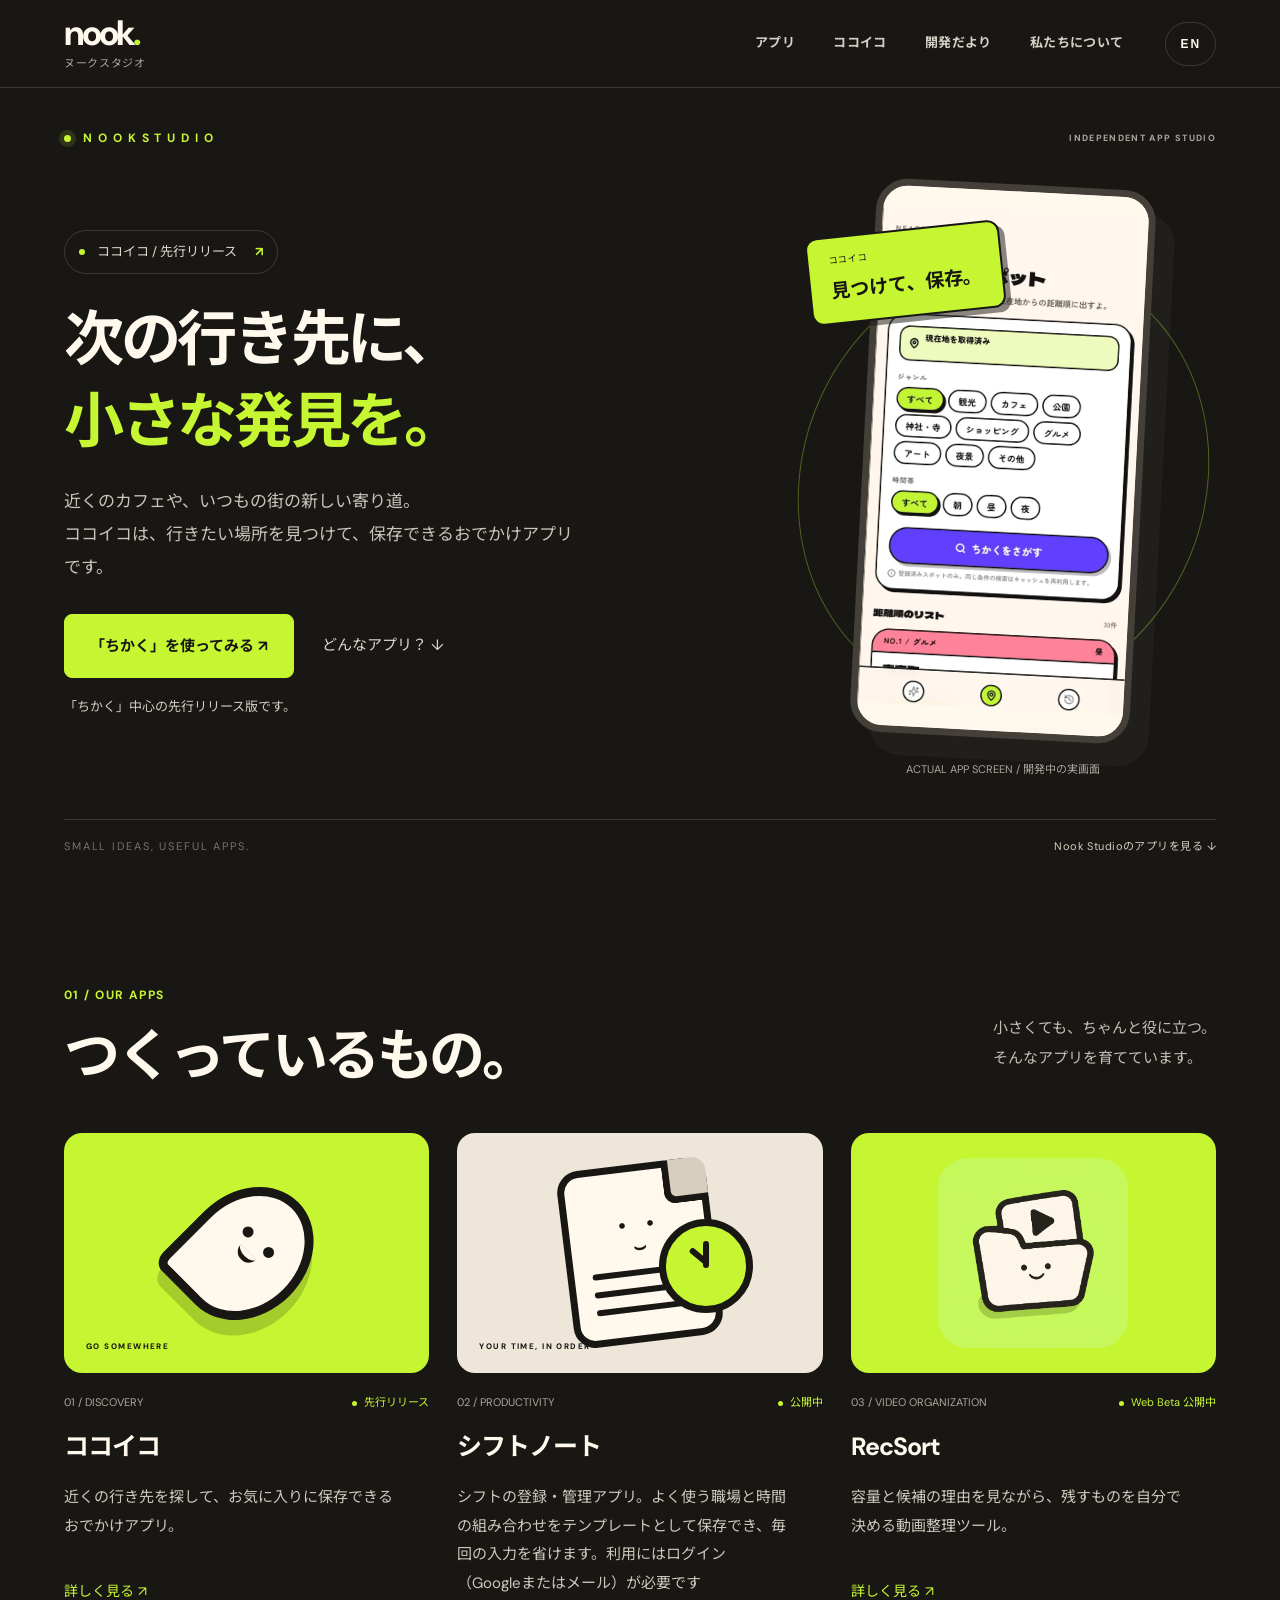
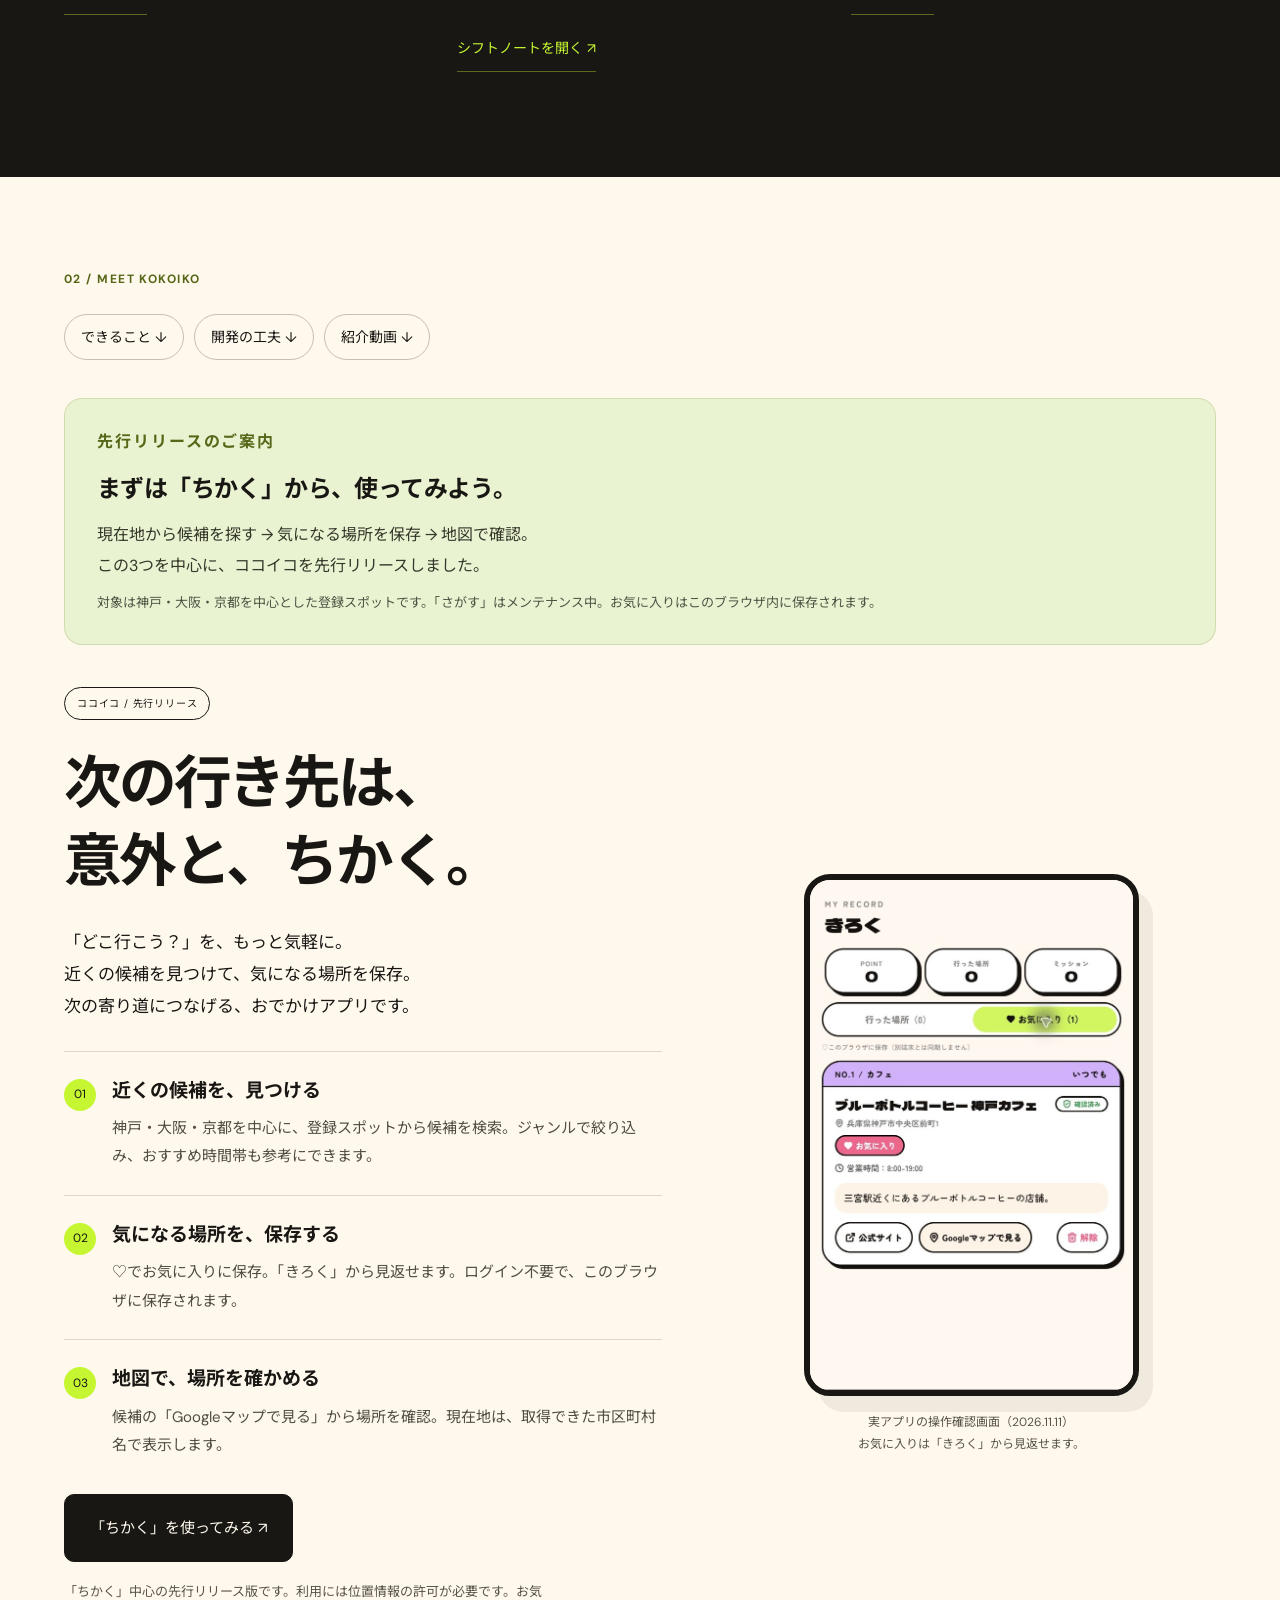
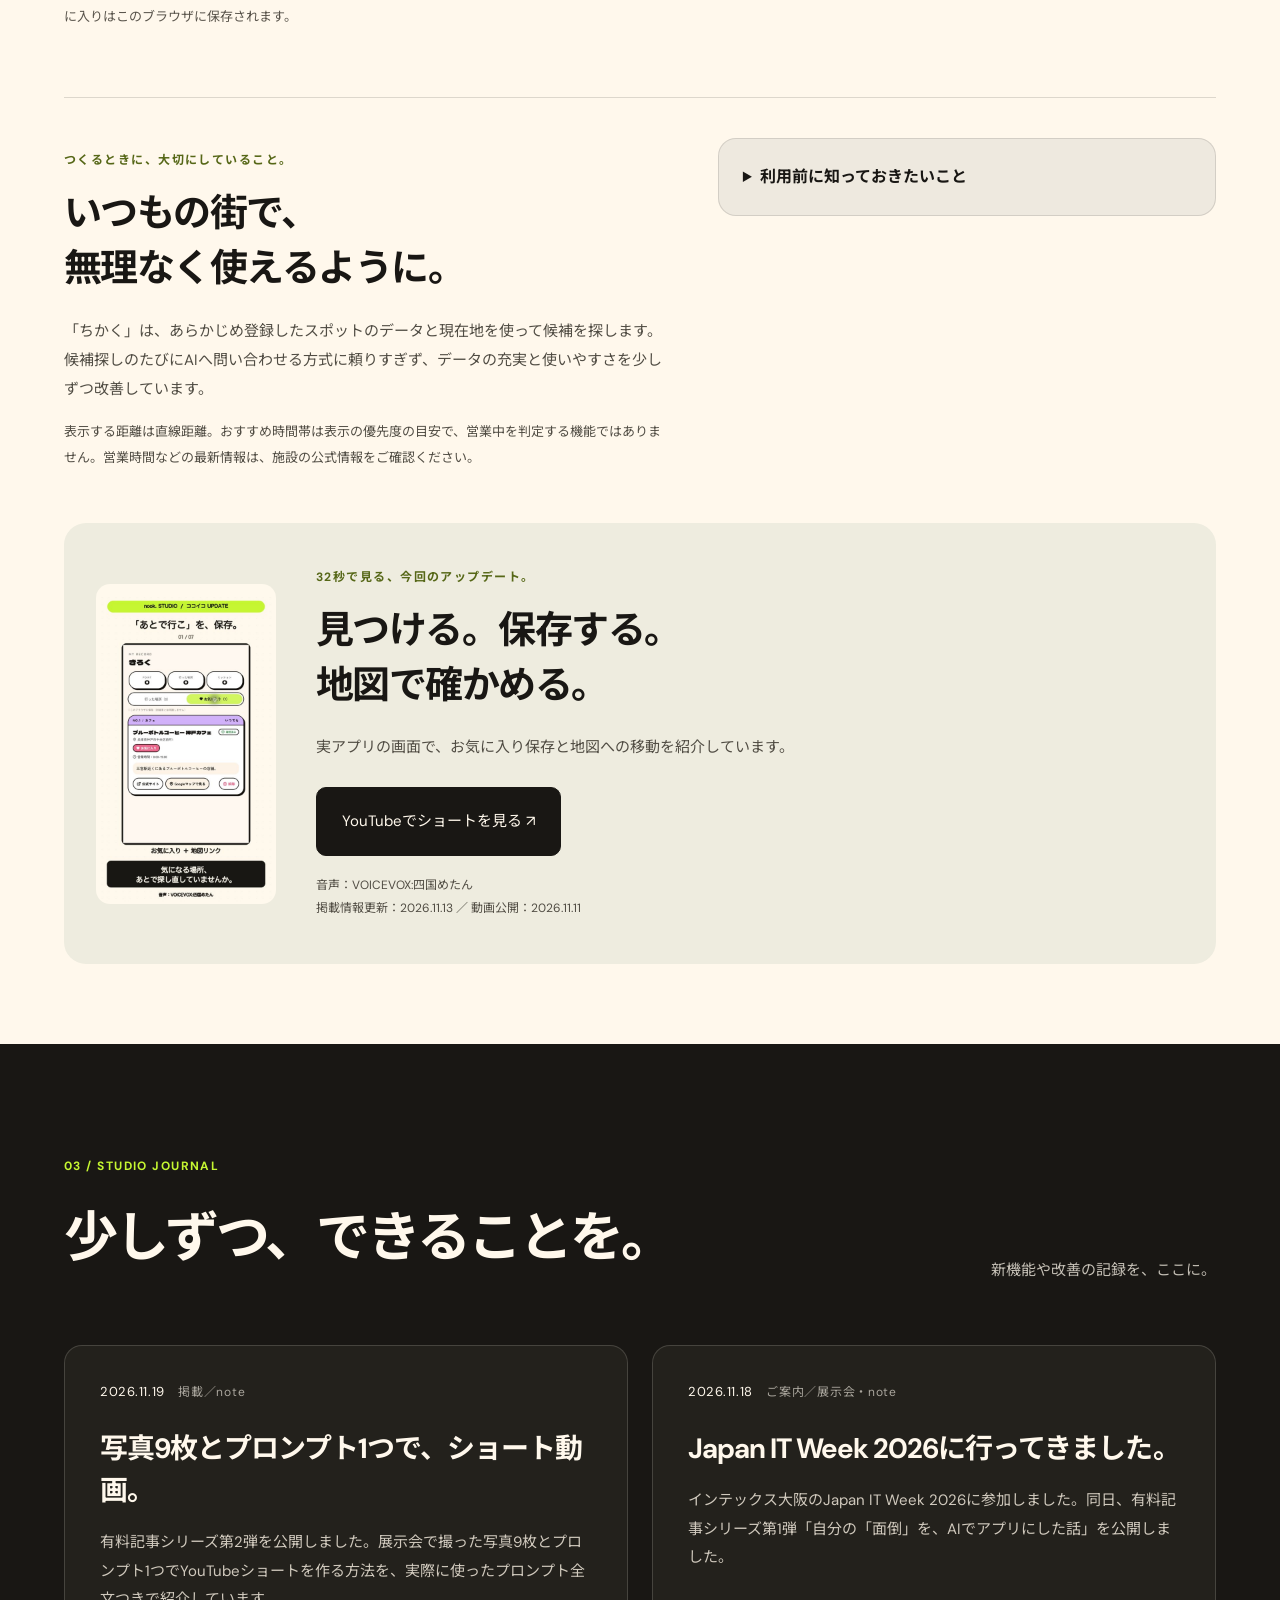
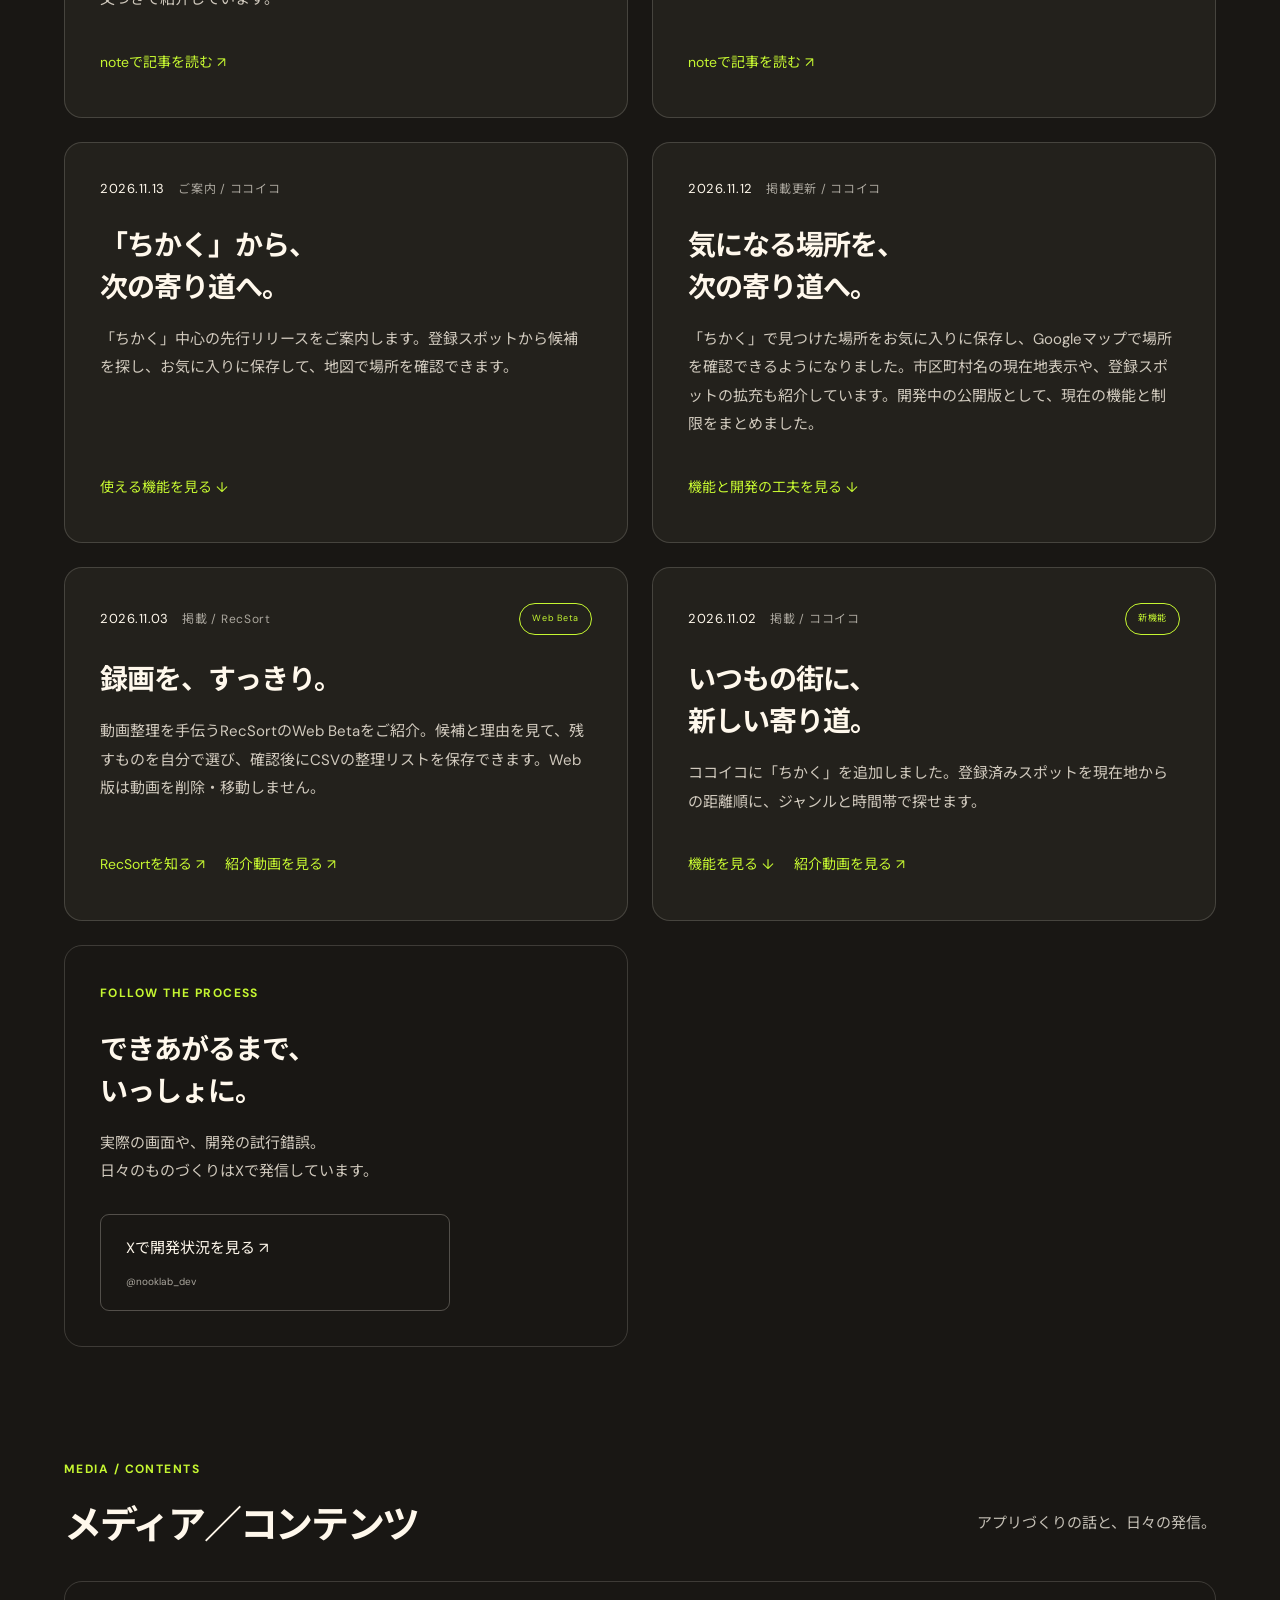
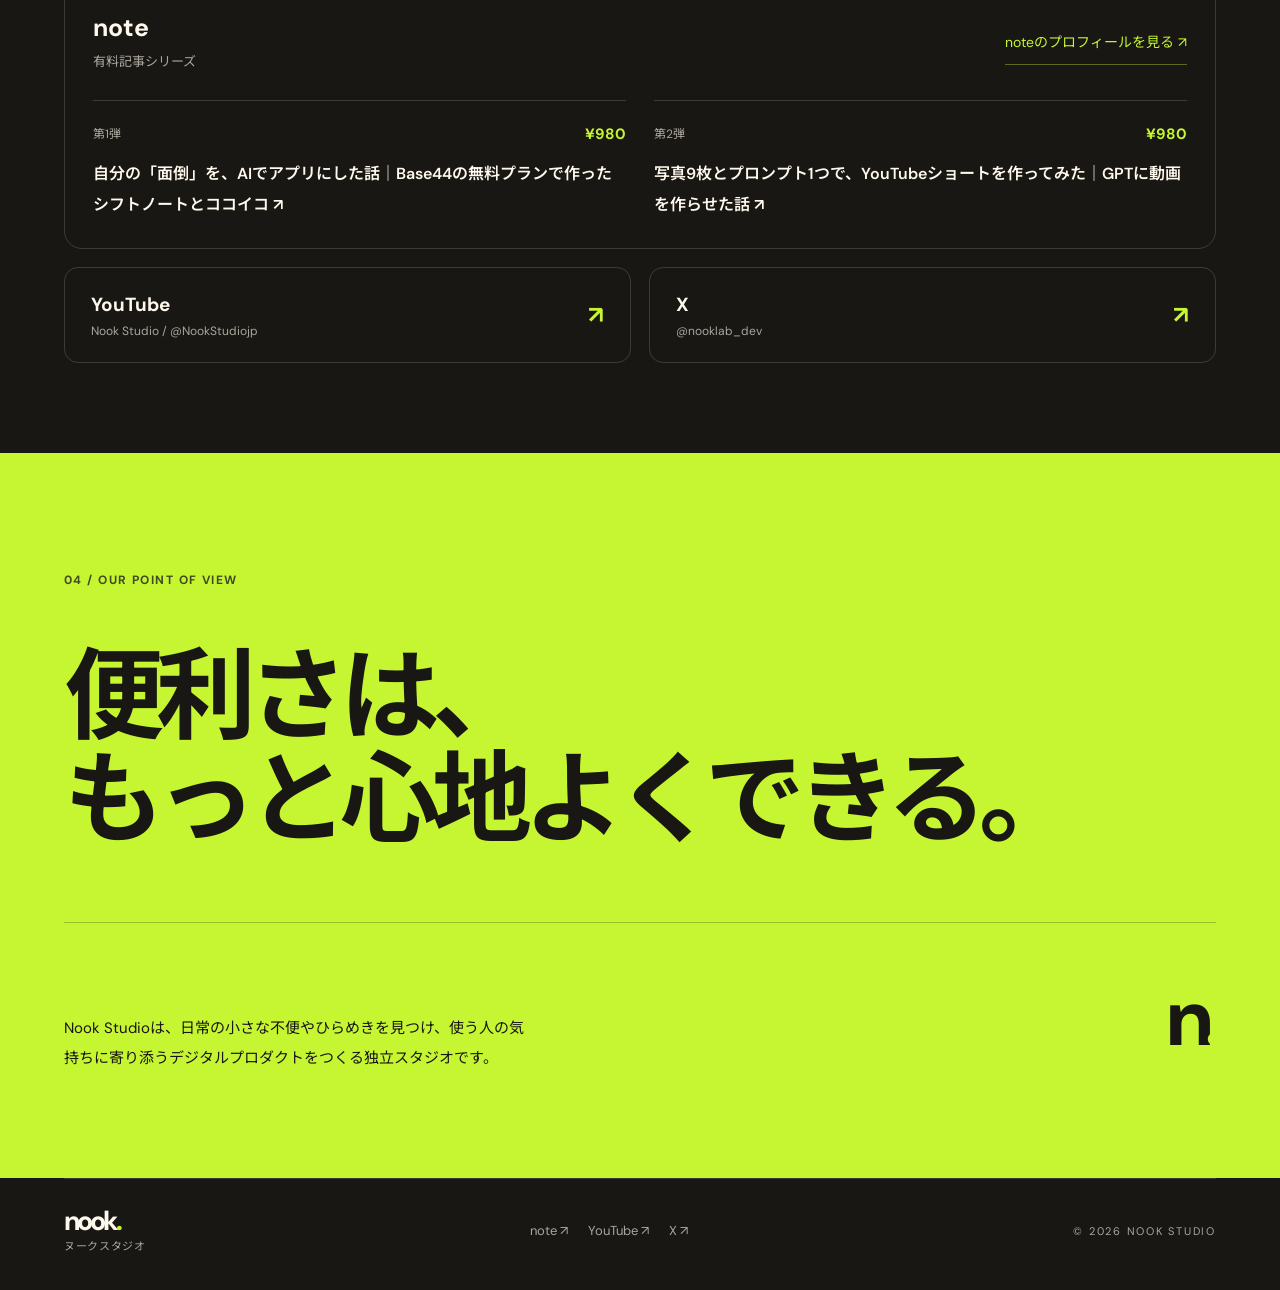
<file: index.html>
<!doctype html>
<html lang="ja">
<head>
  <meta charset="utf-8">
  <meta name="viewport" content="width=device-width, initial-scale=1">
  <meta name="theme-color" content="#191714">
  <meta name="description" content="Nook Studioは、日常の小さなアイデアをアプリにする独立スタジオ。「ココイコ」「シフトノート」と、動画整理ツール「RecSort」を紹介しています。">
  <meta property="og:title" content="Nook Studio — Small ideas, useful apps.">
  <meta property="og:description" content="次の行き先は、意外と、ちかく。ココイコ「ちかく」を先行リリース。アプリと日々のものづくりを紹介します。">
  <meta property="og:type" content="website">
  <meta property="og:url" content="https://nookstudiojp.github.io/">
  <link rel="canonical" href="https://nookstudiojp.github.io/">
  <title>Nook Studio — Small ideas, useful apps.</title>
  <link rel="preconnect" href="https://fonts.googleapis.com">
  <link rel="preconnect" href="https://fonts.gstatic.com" crossorigin>
  <link href="https://fonts.googleapis.com/css2?family=DM+Sans:wght@400;500;600;700;800&family=Noto+Sans+JP:wght@400;500;600;700;800&display=swap" rel="stylesheet">
  <style>
 :root{--ink:#191714;--paper:#fff8ec;--lime:#c5f631;--muted:#aaa69d;--line:rgba(255,248,236,.16);--max:1180px}
*{box-sizing:border-box}html{scroll-behavior:smooth;overflow-x:clip}body{margin:0;background:var(--ink);color:var(--paper);font-family:"DM Sans","Noto Sans JP",sans-serif;overflow-x:hidden}a{color:inherit;text-decoration:none}.noise{position:fixed;inset:0;pointer-events:none;opacity:.035;z-index:5;background-image:url("data:image/svg+xml,%3Csvg viewBox='0 0 180 180' xmlns='http://www.w3.org/2000/svg'%3E%3Cfilter id='n'%3E%3CfeTurbulence type='fractalNoise' baseFrequency='.9' numOctaves='3' stitchTiles='stitch'/%3E%3C/filter%3E%3Crect width='100%25' height='100%25' filter='url(%23n)' opacity='.45'/%3E%3C/svg%3E")}
.site-header{height:88px;padding:0 max(5vw,24px);display:flex;align-items:center;justify-content:space-between;border-bottom:1px solid var(--line);position:relative;z-index:10}.wordmark{font-size:35px;letter-spacing:-3px;font-weight:800}.wordmark span,.manifesto-mark span{color:var(--lime)}.nav{display:flex;gap:38px;margin-left:auto;margin-right:42px}.nav a,.lang-toggle{font-size:10px;letter-spacing:.16em;font-weight:700}.nav a{color:#d5d0c6;transition:color .2s}.nav a:hover{color:var(--lime)}.lang-toggle{background:transparent;border:1px solid var(--line);color:var(--paper);border-radius:99px;padding:10px 14px;cursor:pointer}.menu-toggle{display:none;background:none;border:0}.section-wrap{width:min(var(--max),90%);margin:auto}.hero{min-height:690px;position:relative;padding:95px 0 28px;display:flex;flex-direction:column;justify-content:space-between}.hero-kicker,.eyebrow{font-size:10px;letter-spacing:.2em;font-weight:700;color:var(--lime)}.hero-kicker{display:flex;align-items:center;gap:12px}.pulse{width:7px;height:7px;border-radius:50%;background:var(--lime);box-shadow:0 0 0 5px #c5f63120}.hero-copy{position:relative;z-index:2;max-width:650px;margin-top:65px}.hero-copy .eyebrow{color:var(--muted);letter-spacing:.12em}.hero h1{font-size:clamp(66px,9vw,128px);line-height:.91;letter-spacing:-.085em;margin:22px 0 30px;font-weight:700}.hero h1 em{font-style:normal;color:var(--lime)}.hero-description{font-size:14px;line-height:2;color:#c5c0b6;max-width:400px}.text-link{display:inline-flex;align-items:center;gap:30px;margin-top:30px;padding-bottom:12px;border-bottom:1px solid var(--lime);font-size:11px;letter-spacing:.1em}.text-link b{font-size:19px;color:var(--lime)}.hero-art{position:absolute;width:48%;height:500px;right:-2%;top:90px}.orbit{position:absolute;border:1px solid #c5f63145;border-radius:50%;transform:rotate(-25deg)}.orbit-one{width:430px;height:260px;right:3%;top:100px}.orbit-two{width:510px;height:320px;right:-5%;top:70px}.art-card{position:absolute;border-radius:28px}.card-back{width:220px;height:270px;right:25%;top:90px;background:#292720;transform:rotate(12deg);padding:28px}.tiny-dot{display:block;width:25px;height:25px;border-radius:50%;background:var(--lime)}.line{display:block;height:8px;background:#514e45;border-radius:8px;margin-top:22px}.line-one{width:120px}.line-two{width:80px}.card-front{width:230px;height:285px;right:10%;top:145px;background:var(--paper);transform:rotate(-9deg);display:flex;align-items:center;justify-content:center;box-shadow:18px 22px 0 #c5f631}.pin{width:112px;height:135px;background:var(--lime);border:8px solid var(--ink);border-radius:60% 60% 60% 10%;transform:rotate(45deg);position:relative}.pin:after{content:"";position:absolute;width:23px;height:23px;border-radius:50%;background:var(--ink);left:36px;top:40px}.art-caption{position:absolute;bottom:20px;left:24px;color:var(--ink);font-size:8px;letter-spacing:.15em;font-weight:800}.lime-orb{position:absolute;width:65px;height:65px;background:var(--lime);border-radius:50%;right:2%;top:60px}.cream-orb{position:absolute;width:22px;height:22px;background:var(--paper);border-radius:50%;right:3%;bottom:35px}.vertical-note{position:absolute;right:0;bottom:40px;writing-mode:vertical-rl;font-size:8px;letter-spacing:.2em;color:var(--muted)}.hero-bottom{display:flex;justify-content:space-between;color:#77736b;font-size:9px;letter-spacing:.17em;border-top:1px solid var(--line);padding-top:17px}.apps{padding:120px 0 140px}.section-heading{display:flex;justify-content:space-between;align-items:end;margin-bottom:45px}.section-heading h2,.contact h2{font-size:clamp(32px,5vw,56px);letter-spacing:-.06em;line-height:1.15;margin:18px 0 0}.section-heading>p{font-size:12px;line-height:2;color:var(--muted)}.app-grid{display:grid;grid-template-columns:1fr 1fr .72fr;gap:18px}.app-card{position:relative}.app-visual{height:310px;border-radius:18px;position:relative;overflow:hidden;display:flex;align-items:center;justify-content:center}.koko-visual{background:var(--lime)}.shift-visual{background:#eee7d9}.map-pin{width:120px;height:145px;border:9px solid var(--ink);background:var(--paper);border-radius:60% 60% 60% 12%;transform:rotate(45deg);position:relative;box-shadow:10px 12px 0 #19171430}.pin-eye{position:absolute;width:11px;height:11px;background:var(--ink);border-radius:50%;top:42px}.eye-left{left:31px}.eye-right{right:31px}.pin-smile{position:absolute;width:22px;height:11px;border-bottom:5px solid var(--ink);border-radius:0 0 20px 20px;left:40px;top:61px}.visual-label{position:absolute;bottom:20px;left:22px;font-size:8px;font-weight:800;letter-spacing:.18em;color:var(--ink)}.note-icon{position:relative;width:150px;height:178px;border:7px solid var(--ink);border-radius:22px;background:var(--paper);transform:rotate(-7deg);padding:42px 18px 15px}.note-icon .fold{position:absolute;right:-7px;top:-7px;width:44px;height:44px;background:#d6cdbc;border-left:7px solid var(--ink);border-bottom:7px solid var(--ink);border-radius:0 14px 0 12px}.note-face{display:block;text-align:center;color:var(--ink);font-size:20px;line-height:1.1;font-weight:800}.note-icon i{display:block;height:6px;background:var(--ink);border-radius:5px;margin-top:12px}.clock-icon{position:absolute;width:94px;height:94px;border:7px solid var(--ink);background:var(--lime);border-radius:50%;right:19%;bottom:60px}.clock-icon b{position:absolute;width:6px;height:27px;background:var(--ink);border-radius:4px;left:37px;top:15px}.clock-icon b+ b{height:23px;transform:rotate(130deg);transform-origin:top;top:38px;left:39px}.app-meta{display:flex;justify-content:space-between;margin:20px 0 12px;color:var(--muted);font-size:8px;letter-spacing:.15em}.status{color:var(--lime);display:flex;gap:7px;align-items:center}.status i{width:5px;height:5px;background:var(--lime);border-radius:50%}.app-card h3{font-size:25px;margin:0 0 9px;letter-spacing:-.04em}.app-card>p{font-size:11px;line-height:1.9;color:var(--muted);max-width:330px}.app-arrow{position:absolute;right:0;bottom:0;color:var(--lime);font-size:22px}.next-card{border:1px solid var(--line);border-radius:18px;padding:24px;display:flex;flex-direction:column;justify-content:space-between;min-height:100%}.plus{font-size:36px;color:var(--lime);font-weight:300}.next-card p{font-size:17px;line-height:1.6}.next-card small{font-size:8px;letter-spacing:.17em;color:var(--muted)}.manifesto{background:var(--lime);color:var(--ink);padding:105px 0 90px}.manifesto .eyebrow{color:#424b20}.manifesto h2{font-size:clamp(48px,8vw,100px);letter-spacing:-.08em;line-height:1.03;margin:55px 0 70px}.manifesto h2 em{font-style:normal;color:#697b20}.manifesto-bottom{display:flex;justify-content:space-between;align-items:end;border-top:1px solid #19171440;padding-top:25px}.manifesto-bottom p{max-width:460px;font-size:12px;line-height:2}.manifesto-mark{font-size:80px;font-weight:800;letter-spacing:-.1em}.contact{padding:120px 0 100px}.contact-row{display:flex;align-items:end;justify-content:space-between;margin-top:35px}.contact h2{font-size:clamp(38px,6vw,72px)}.contact-link{border:1px solid var(--lime);border-radius:99px;padding:18px 23px;display:flex;align-items:center;gap:45px;font-size:10px;letter-spacing:.12em;transition:background .2s,color .2s}.contact-link:hover{background:var(--lime);color:var(--ink)}.contact-link b{font-size:20px}.contact-note{color:#77736b;font-size:9px;margin-top:28px}.footer{border-top:1px solid var(--line);padding:28px 0 35px;display:flex;align-items:center;justify-content:space-between}.footer .wordmark{font-size:27px}.footer>span{font-size:8px;letter-spacing:.16em;color:var(--muted)}
@media(max-width:800px){.site-header{height:72px}.nav{gap:18px;margin-right:22px}.nav a{font-size:9px}.hero{min-height:760px;padding-top:65px}.hero-art{width:100%;height:340px;top:330px;right:-10%}.hero-copy{margin-top:45px}.hero h1{font-size:clamp(65px,13vw,100px)}.hero-description{max-width:320px}.card-back{right:34%;top:20px;transform:scale(.8) rotate(12deg)}.card-front{right:18%;top:55px;transform:scale(.8) rotate(-9deg)}.lime-orb{right:10%;top:0}.vertical-note{right:5%;bottom:0}.apps{padding:85px 0}.app-grid{grid-template-columns:1fr 1fr}.next-card{grid-column:1/-1;min-height:150px}.app-visual{height:250px}.section-heading{align-items:start;gap:20px;flex-direction:column}.section-heading>p br{display:none}.manifesto{padding:80px 0}.manifesto h2{margin:45px 0}.contact{padding:85px 0}.contact-row{align-items:start;gap:30px;flex-direction:column}.footer{gap:15px;flex-wrap:wrap}.footer>span:nth-child(2){display:none}}
@media(max-width:520px){.nav{display:none;position:absolute;top:71px;left:0;right:0;background:var(--ink);padding:25px 5%;border-bottom:1px solid var(--line);flex-direction:column}.nav.open{display:flex}.menu-toggle{display:flex;flex-direction:column;gap:5px;margin-left:12px;padding:10px}.menu-toggle span{width:18px;height:1px;background:var(--paper)}.lang-toggle{margin-left:auto}.hero{min-height:710px}.hero-art{top:355px;right:-18%;transform:scale(.85);transform-origin:top right}.hero-copy{margin-top:38px}.hero h1{font-size:64px}.hero-description{font-size:12px}.app-grid{grid-template-columns:1fr}.app-visual{height:290px}.next-card{grid-column:auto;min-height:180px}.manifesto h2{font-size:48px}.manifesto-bottom p{font-size:11px;max-width:75%}.manifesto-mark{font-size:60px}.contact h2{font-size:42px}.footer{font-size:8px}.footer .wordmark{width:100%}}


:focus-visible{outline:3px solid var(--lime);outline-offset:6px}.card-link{display:inline-block;font-size:12px;color:var(--lime);margin-top:14px;border-bottom:1px solid #c5f63160;padding-bottom:7px}.project-note{font-size:10px;color:var(--muted)}.product{background:var(--paper);color:var(--ink);padding:100px 0}.product .eyebrow{color:#566717}.product-layout{display:grid;grid-template-columns:1.15fr .85fr;gap:70px;align-items:center}.pill{display:inline-block;border:1px solid currentColor;border-radius:99px;padding:7px 12px;font-size:10px;letter-spacing:.08em}.product h2,.updates h2{font-size:clamp(34px,4.5vw,60px);letter-spacing:-.055em;line-height:1.35;margin:25px 0}.lead{font-size:14px;line-height:2}.feature{display:flex;gap:20px;border-top:1px solid #19171425;padding:22px 0}.feature>span{font-size:11px;padding-top:4px;color:#667525}.feature h3{font-size:17px;margin:0 0 8px}.feature p{font-size:12px;line-height:1.9;margin:0;color:#625e55}.button{display:inline-flex;justify-content:space-between;align-items:center;gap:30px;padding:20px 25px;border:1px solid var(--lime);border-radius:10px;font-size:13px;transition:transform .2s}.button:hover{transform:translateY(-3px)}.button.primary{background:var(--ink);color:var(--paper);border-color:var(--ink);margin-top:10px}.small-note{font-size:10px;line-height:1.9;color:#706b61;max-width:480px;margin-top:18px}.product-screen{margin:0}.product-screen img{display:block;width:100%;height:auto;border-radius:20px;box-shadow:0 15px 40px #19171412}.product-screen figcaption{font-size:10px;line-height:1.7;text-align:center;color:#706b61;margin-top:16px}.updates{padding:100px 0}.updates-row{display:flex;justify-content:space-between;align-items:center;gap:40px}.updates-row p{font-size:13px;line-height:2;color:var(--muted)}.updates .button{flex-wrap:wrap;max-width:350px}.button small{width:100%;color:var(--muted)}.news-item{border-top:1px solid var(--line);margin-top:55px;padding-top:25px;display:flex;gap:24px;align-items:center;font-size:12px}.news-item .pill{color:var(--lime);white-space:nowrap}.news-item p{color:#d5d0c6;line-height:1.8}.news-item>a{margin-left:auto;color:var(--lime);white-space:nowrap}.footer>a:not(.wordmark){font-size:10px;color:var(--muted)}
@media(max-width:950px){.nav{gap:18px;margin-right:22px}.product-layout{gap:35px}.product h2{font-size:38px}}
@media(max-width:700px){.product,.updates{padding:70px 0}.product-layout{grid-template-columns:1fr}.product-screen{max-width:370px;margin:20px auto 0}.updates-row{align-items:start;flex-direction:column}.news-item{align-items:start;flex-wrap:wrap;gap:10px 20px}.news-item p{width:100%;margin:5px 0}.news-item>a{margin-left:0}.product h2{font-size:38px}.manifesto h2{font-size:clamp(36px,8vw,70px)}}
@media(prefers-reduced-motion:reduce){html{scroll-behavior:auto}*{transition:none!important}}


/* Product-led studio homepage */
.hero{min-height:0;padding:40px 0 22px;display:block}.hero-kicker{font-size:10px;letter-spacing:.08em}.studio-tag{color:var(--muted);font-size:9px;margin-left:auto;letter-spacing:.15em}.hero-grid{display:grid;grid-template-columns:1.35fr .85fr;align-items:center;gap:50px;padding:40px 0 55px}.hero-copy{margin:0;max-width:none}.featured-pill{display:inline-flex;align-items:center;gap:12px;font-size:11px;border:1px solid var(--line);padding:10px 14px;border-radius:99px;color:#ded9cf}.featured-pill .dot{width:6px;height:6px;border-radius:50%;background:var(--lime)}.featured-pill b{color:var(--lime);margin-left:6px}.hero h1{font-size:clamp(36px,4.7vw,66px);font-weight:700;letter-spacing:-.055em;line-height:1.42;margin:25px 0 23px}.hero-description{max-width:510px;font-size:14px;line-height:2.1;margin:0;color:#c9c4ba}.hero-actions{display:flex;align-items:center;gap:28px;margin-top:30px}.lime-button{background:var(--lime);color:var(--ink);border-color:var(--lime);font-weight:700;padding:18px 25px;border-radius:8px}.quiet-link{font-size:12px;color:#ded9cf;padding:10px 0}.hero-note{font-size:10px;line-height:1.8;color:var(--muted);margin-top:17px}.hero-device{margin:0;position:relative;justify-self:center;width:280px;isolation:isolate}.phone-shell{border:7px solid #444039;border-radius:32px;overflow:hidden;background:var(--paper);transform:rotate(3deg);box-shadow:20px 22px 0 #fff8ec09;position:relative;z-index:1}.phone-shell img{display:block;width:100%;height:auto}.device-orbit{position:absolute;inset:12% -22%;border:1px solid #c5f63155;border-radius:50%;transform:rotate(24deg);z-index:-1}.feature-sticker{position:absolute;left:-55px;top:45px;background:var(--lime);color:var(--ink);padding:15px 20px;border:2px solid var(--ink);border-radius:12px;transform:rotate(-6deg);z-index:2;box-shadow:5px 5px 0 #19171480}.feature-sticker>span{font-size:9px;letter-spacing:.1em;display:block;margin-bottom:5px}.feature-sticker strong{font-size:19px;white-space:nowrap}.hero-device figcaption{color:var(--muted);font-size:8px;letter-spacing:.1em;margin:22px 0 0;text-align:center}.hero-bottom{align-items:center;gap:20px;font-size:9px}.hero-bottom a{color:#d1ccbf;letter-spacing:.04em}.apps{padding:95px 0 105px}.section-heading>p{font-size:13px}.app-card>p{font-size:13px;line-height:1.9}.app-meta{font-size:9px}.product-layout{grid-template-columns:1.1fr .9fr;gap:90px}.product-screen{width:100%;max-width:365px;justify-self:center}.product-screen img{border:6px solid var(--ink);border-radius:30px;box-shadow:14px 16px 0 #19171410}.product .lead{font-size:15px;line-height:1.9;margin-bottom:28px}.feature{padding:21px 0}.feature p{font-size:13px}.small-note{font-size:11px}.product-screen figcaption{font-size:10px}.updates .section-heading h2{font-size:clamp(32px,4.5vw,54px)}.journal-grid{display:grid;grid-template-columns:1.25fr 1fr;gap:24px}.journal-card,.follow-card{padding:35px;border:1px solid var(--line);border-radius:18px;display:flex;flex-direction:column;align-items:start}.journal-card{background:#23211c}.journal-meta{display:flex;flex-wrap:wrap;align-items:center;gap:13px;font-size:9px;letter-spacing:.06em;color:var(--muted);width:100%}.journal-meta time{color:var(--paper);font-size:11px}.journal-meta .pill{color:var(--lime);margin-left:auto;font-size:9px}.journal-card h3,.follow-card h3{font-size:32px;line-height:1.5;letter-spacing:-.035em;margin:24px 0 16px}.journal-card>p,.follow-card>p{font-size:13px;line-height:2;color:#b8b2a7;margin:0 0 28px}.journal-links{margin-top:auto;display:flex;gap:25px;flex-wrap:wrap;font-size:11px;color:var(--lime)}.follow-card{background:transparent}.follow-card>.eyebrow{margin:0;line-height:2}.follow-card .button{margin-top:auto;width:100%;border-color:#fff8ec40;flex-wrap:wrap;gap:12px;border-radius:9px}.follow-card .button small{font-size:10px}.manifesto-bottom p{font-size:13px;line-height:2}.footer{gap:20px}
@media(max-width:950px){.hero-grid{gap:40px;grid-template-columns:1.2fr 1fr}.hero h1{font-size:44px}.hero-device{width:245px}.feature-sticker{left:-25px;top:50px;padding:12px 15px}.hero-description{font-size:13px}.hero-actions{gap:20px}.product-layout{gap:45px}.journal-card,.follow-card{padding:28px}.journal-card h3,.follow-card h3{font-size:28px}}
@media(max-width:700px){.hero{padding-top:26px}.hero-kicker{font-size:9px}.studio-tag{display:none}.hero-grid{grid-template-columns:1fr;gap:36px;padding:36px 0 32px}.hero h1{font-size:clamp(35px,8.6vw,52px);margin:22px 0;line-height:1.4}.hero-description{font-size:14px;max-width:470px}.hero-description br{display:none}.hero-actions{gap:24px;margin-top:25px;flex-wrap:wrap}.hero-note{font-size:10px}.hero-device{width:250px;margin:12px auto 0}.feature-sticker{left:-28px;top:35px}.hero-bottom{font-size:8px;line-height:1.7}.hero-bottom>span{max-width:130px}.hero-bottom>a{max-width:160px;text-align:right}.apps{padding:65px 0}.section-heading{gap:10px;margin-bottom:30px}.section-heading>p{font-size:13px}.app-visual{height:250px}.app-grid{gap:35px 18px}.app-card h3{font-size:26px}.app-card>p{max-width:none}.next-card{min-height:140px;padding:22px}.next-card p{margin:10px 0}.product{padding:65px 0}.product h2{font-size:34px;margin:20px 0}.product-layout{grid-template-columns:1fr;gap:35px}.product .lead{font-size:14px;margin-bottom:22px}.feature p{font-size:13px}.feature h3{font-size:16px}.product .button{width:100%;justify-content:center;font-size:14px}.product-screen{max-width:340px;margin:10px auto 0}.small-note{font-size:11px}.updates{padding:65px 0}.journal-grid{grid-template-columns:1fr;gap:18px}.journal-card,.follow-card{padding:25px}.journal-card h3,.follow-card h3{font-size:29px}.journal-meta{gap:10px}.journal-meta .pill{margin-left:0}.journal-links{font-size:12px;gap:25px}.follow-card .button{max-width:none}.manifesto{padding:65px 0}.manifesto h2{font-size:clamp(32px,8.8vw,60px);letter-spacing:-.055em;line-height:1.3;margin:30px 0}.manifesto-bottom p{font-size:12px;max-width:78%}.footer .wordmark{width:auto}.footer{flex-wrap:wrap;gap:20px}.footer>span{font-size:8px}}
@media(max-width:360px){.hero-actions{gap:15px}.hero h1{font-size:32px}.hero-device{width:235px}.quiet-link{font-size:11px}.lime-button{padding:16px 20px}.hero-bottom{font-size:7px}.journal-card,.follow-card{padding:22px}}


.app-notice{width:min(500px,calc(100% - 32px));max-height:calc(100dvh - 40px);overflow:auto;border:1px solid #19171420;border-radius:22px;padding:30px;background:var(--paper);color:var(--ink);box-shadow:0 24px 80px #0005}.app-notice::backdrop{background:#191714ba;backdrop-filter:blur(5px)}.app-notice .eyebrow{color:#65751f}.app-notice h2{font-size:25px;line-height:1.5;letter-spacing:-.04em;margin:15px 0 24px}.notice-block{border-top:1px solid #19171425;padding:18px 0}.notice-block h3{font-size:16px;margin:0 0 8px}.notice-block p{font-size:14px;line-height:1.9;margin:0;color:#625d53}.notice-actions{display:flex;gap:12px;flex-wrap:wrap;margin-top:20px}.notice-actions .button{justify-content:center;flex:1;min-width:130px;font-size:13px;padding:16px}.notice-close{background:transparent;border:1px solid #19171440;color:var(--ink);cursor:pointer}.app-notice .primary{margin:0}.app-notice :focus-visible{outline-color:#65751f}
.kokoiko-details{display:grid;grid-template-columns:1fr 1fr;gap:50px;margin-top:70px;padding-top:55px;border-top:1px solid #19171425}.detail-title{font-size:clamp(26px,3vw,38px);letter-spacing:-.04em;line-height:1.45;margin:15px 0 20px}.kokoiko-details p:not(.eyebrow),.kokoiko-video p:not(.eyebrow){font-size:13px;line-height:2;color:#625e55}.kokoiko-details .detail-note{font-size:11px!important}.kokoiko-status{background:#ece9df;border-radius:18px;padding:28px}.kokoiko-status ul{padding-left:19px;margin:15px 0 0}.kokoiko-status li{font-size:12px;line-height:1.9;margin:16px 0}.kokoiko-video{display:grid;grid-template-columns:180px 1fr;align-items:center;gap:40px;background:#f0eedf;border-radius:22px;margin-top:40px;padding:32px}.kokoiko-video img{display:block;width:100%;height:auto;border-radius:14px}.kokoiko-video .small-note{font-size:10px!important}@media(max-width:700px){.kokoiko-details{grid-template-columns:1fr;gap:25px;margin-top:45px;padding-top:35px}.kokoiko-status{padding:22px}.kokoiko-video{grid-template-columns:1fr;padding:24px;gap:25px}.kokoiko-video>a{max-width:180px;margin:auto}.kokoiko-video .button{padding:17px;gap:15px}.detail-title{font-size:29px}}
/* Readability pass: larger text, clear navigation, and progressive detail. */
body{font-size:16px;line-height:1.75;overflow-x:clip}.noise{display:none}section[id],div[id]{scroll-margin-top:110px}.site-header{position:sticky;top:0;background:#191714f5;backdrop-filter:blur(12px);z-index:50}.nav a{font-size:13px;letter-spacing:.03em}.lang-toggle{font-size:12px;min-height:44px}.skip-link{position:fixed;left:20px;top:-90px;background:var(--lime);color:var(--ink);padding:12px 20px;z-index:100}.skip-link:focus{top:12px}.eyebrow,.hero-kicker{font-size:12px;letter-spacing:.12em}.hero-grid{padding:35px 0 40px}.hero-description{font-size:17px;line-height:1.95;max-width:510px}.hero h1{line-height:1.35}.hero-note{font-size:13px;line-height:1.9;color:#d2cdc3;max-width:510px}.hero-device figcaption{font-size:11px;letter-spacing:0}.hero-bottom,.hero-bottom a{font-size:11px}.featured-pill{font-size:13px}.button,.quiet-link{font-size:15px;min-height:48px}.section-heading>p{font-size:15px;color:#c4bfb5}.app-grid{grid-template-columns:repeat(3,minmax(0,1fr));gap:28px}.app-visual{height:240px}.app-meta{font-size:11px;letter-spacing:0}.app-card>p{font-size:15px;line-height:1.9;color:#cdc7bc}.card-link{font-size:14px;padding:10px 0}.project-note{font-size:13px!important}.product{padding:80px 0}.product-jump{display:flex;flex-wrap:wrap;gap:10px;margin:24px 0 38px}.product-jump a{font-size:14px;padding:10px 16px;border:1px solid #19171440;border-radius:99px;min-height:44px}.product-jump a:hover{background:var(--lime);border-color:var(--ink)}.product-layout{gap:65px}.product .lead{font-size:17px;line-height:1.9}.feature{gap:16px;padding:24px 0}.feature>span{display:flex;align-items:center;justify-content:center;border-radius:50%;background:var(--lime);color:var(--ink);font-size:12px;width:32px;height:32px;flex-shrink:0;padding:0;margin-top:3px}.feature h3{font-size:19px;line-height:1.6}.feature p{font-size:15px;line-height:1.9;color:#514d44}.small-note{font-size:13px;line-height:1.9;color:#59544b}.product-screen{max-width:335px}.product-screen img{border-radius:26px}.product-screen figcaption{font-size:12px;line-height:1.8;color:#59544b}.kokoiko-details{grid-template-columns:1.1fr .9fr;gap:45px;margin-top:55px;padding-top:40px;align-items:start}.kokoiko-details p:not(.eyebrow),.kokoiko-video p:not(.eyebrow){font-size:15px;line-height:1.95;color:#514d44}.kokoiko-details .detail-note{font-size:13px!important}.kokoiko-status{padding:24px;background:#eee9df;border:1px solid #19171420}.kokoiko-status summary{font-size:16px;font-weight:700;cursor:pointer;min-height:28px}.kokoiko-status li{font-size:14px;line-height:1.9}.kokoiko-status[open] summary{padding-bottom:10px;border-bottom:1px solid #19171420}.kokoiko-video{background:#eeecdf}.kokoiko-video .small-note{font-size:12px!important}.journal-grid{grid-template-columns:repeat(2,minmax(0,1fr))}.journal-meta{font-size:12px}.journal-meta time{font-size:13px}.journal-card h3,.follow-card h3{font-size:28px}.journal-card>p,.follow-card>p{font-size:15px;line-height:1.9;color:#d0c9bd}.journal-links{font-size:14px;gap:20px}.journal-links a{padding:8px 0}.manifesto-bottom p{font-size:15px}.footer>a:not(.wordmark){font-size:13px}.footer>span{font-size:11px}.button:focus-visible,.product-jump a:focus-visible,summary:focus-visible{outline-color:#667a17}
@media(max-width:950px){.nav{gap:20px;margin-right:22px}.nav a{font-size:12px}.hero-description{font-size:16px}.product-layout{gap:35px}.app-grid{gap:20px}.app-visual{height:200px}}
@media(max-width:700px){.section-wrap{width:calc(100% - 40px)}.site-header{padding-left:20px;padding-right:20px}.hero-grid{padding-top:28px;gap:28px}.hero h1{font-size:clamp(34px,8.8vw,48px);line-height:1.4;letter-spacing:-.045em}.hero-description{font-size:16px}.hero-note{font-size:13px}.hero-actions{gap:18px}.hero-actions .lime-button{padding:16px 20px}.hero-device{width:220px}.feature-sticker{left:-22px;padding:12px 14px}.feature-sticker strong{font-size:17px}.hero-bottom{gap:15px;font-size:10px}.hero-bottom a{font-size:11px}.apps,.product,.updates{padding:55px 0}.section-heading h2,.product h2,.updates .section-heading h2{font-size:32px;line-height:1.45;letter-spacing:-.04em}.app-grid{grid-template-columns:1fr;gap:32px}.app-visual{height:200px}.app-meta{margin-top:16px}.app-card h3{margin:14px 0 10px;font-size:26px}.app-card>p{margin-top:0;margin-bottom:8px}.product-jump{gap:8px;margin:20px 0 25px}.product-jump a{font-size:13px;padding:9px 12px}.product-layout{gap:25px}.product .lead{font-size:16px}.feature h3{font-size:18px}.feature p{font-size:15px}.product-screen{max-width:270px}.kokoiko-details{grid-template-columns:1fr;gap:24px;margin-top:40px;padding-top:30px}.kokoiko-status{padding:20px}.kokoiko-video{padding:24px;gap:22px}.kokoiko-video>a{max-width:150px}.kokoiko-video .button{font-size:14px}.journal-grid{grid-template-columns:1fr}.journal-card,.follow-card{padding:24px}.journal-card h3,.follow-card h3{font-size:26px;line-height:1.5}.manifesto-bottom p{font-size:14px;max-width:80%}.footer>span{font-size:10px}}
@media(max-width:520px){.nav{top:71px;padding:18px 20px;gap:4px}.nav a{font-size:15px;min-height:44px;display:flex;align-items:center}.menu-toggle{min-width:44px;min-height:44px;justify-content:center}.hero-bottom>span{max-width:110px}}
.release-callout{margin:0 0 42px;padding:28px 32px;background:#eaf3d1;border:1px solid #647b2430;border-radius:18px}.release-callout .eyebrow{margin-top:0}.release-callout h3{font-size:24px;line-height:1.6;letter-spacing:-.025em;margin:12px 0}.release-callout p{font-size:16px;line-height:1.9;color:#34392b;margin:10px 0}.release-callout .release-fine{font-size:13px;line-height:1.9;color:#4e5444;margin-bottom:0}@media(max-width:700px){.release-callout{padding:22px;margin-bottom:32px}.release-callout h3{font-size:22px}.release-callout p{font-size:15px}.release-callout .release-fine{font-size:13px}.release-callout br{display:none}}
/* 2026.11.19: additive media links and the Japanese brand pronunciation. */
.brand-lockup{display:flex;flex-direction:column;align-items:flex-start;gap:5px;flex-shrink:0}.brand-lockup .wordmark{line-height:1}.brand-reading{font-size:11px;line-height:1.4;letter-spacing:.06em;color:var(--muted)}
.media{padding:0 0 90px}.media .section-heading{margin-bottom:28px}.media .section-heading h2{font-size:clamp(28px,3.2vw,38px);line-height:1.45}.media-note{border:1px solid var(--line);border-radius:18px;padding:28px}.media-note-heading{display:flex;align-items:center;justify-content:space-between;gap:20px}.media-note-heading h3{font-size:25px;line-height:1.4;margin:0}.media-note-heading p{font-size:13px;color:var(--muted);margin:6px 0 0}.media-note-heading .card-link{margin:0;flex-shrink:0}.media-articles{display:grid;grid-template-columns:repeat(2,minmax(0,1fr));gap:28px;list-style:none;padding:0;margin:26px 0 0}.media-articles li{min-width:0;border-top:1px solid var(--line);padding-top:20px}.media-article-meta{display:flex;align-items:center;justify-content:space-between;gap:12px;font-size:12px;color:var(--muted);margin-bottom:12px}.media-price{font-size:15px;font-weight:700;color:var(--lime)}.media-articles a{display:block;font-size:16px;font-weight:600;line-height:1.9;overflow-wrap:anywhere}.media-articles a:hover{color:var(--lime)}.media-channels{display:grid;grid-template-columns:repeat(2,minmax(0,1fr));gap:18px;margin-top:18px}.media-channel{display:flex;justify-content:space-between;align-items:center;gap:20px;border:1px solid var(--line);border-radius:14px;padding:20px 26px;min-width:0}.media-channel strong{display:block;font-size:19px}.media-channel small{display:block;font-size:12px;color:var(--muted);overflow-wrap:anywhere}.media-channel>b{font-size:24px;color:var(--lime)}.media-channel:hover{border-color:var(--lime)}.footer-social{display:flex;flex-wrap:wrap;align-items:center;gap:20px}.footer-social a{display:inline-flex;align-items:center;min-height:44px;font-size:13px;color:var(--muted)}.footer-social a:hover{color:var(--lime)}
@media(max-width:700px){.media{padding-bottom:55px}.media-note{padding:22px}.media-note-heading{align-items:flex-start;flex-direction:column;gap:10px}.media-articles,.media-channels{grid-template-columns:1fr;gap:20px}.media-articles{margin-top:20px}.media-articles a{font-size:15px}.media-channel{padding:18px 22px}.footer{align-items:flex-start}.footer-social{gap:16px}.footer .brand-lockup{min-width:125px}}
</style>
</head>
<body>
<a href="#home" class="skip-link" data-ja="本文へスキップ" data-en="SKIP TO CONTENT">本文へスキップ</a>
  <div class="noise" aria-hidden="true"></div>
  <header class="site-header">
    <div class="brand-lockup"><a class="wordmark" href="#home" aria-label="Nook Studio home">nook<span>.</span></a><span class="brand-reading">ヌークスタジオ</span></div>
    <nav id="siteNav" class="nav" aria-label="メインナビゲーション">
      <a href="#apps" data-ja="アプリ" data-en="APPS">アプリ</a>
      <a href="#kokoiko" data-ja="ココイコ" data-en="KOKOIKO">ココイコ</a>
      <a href="#updates" data-ja="開発だより" data-en="UPDATES">開発だより</a>
      <a href="#about" data-ja="私たちについて" data-en="ABOUT">私たちについて</a>
    </nav>
    <button class="lang-toggle" id="langToggle" type="button" aria-label="Switch language">EN</button>
    <button class="menu-toggle" id="menuToggle" type="button" aria-label="メニュー" aria-expanded="false" aria-controls="siteNav"><span></span><span></span></button>
  </header>

  <main id="home">

    <section class="hero section-wrap" aria-labelledby="heroTitle">
      <div class="hero-kicker"><span class="pulse"></span>N O O K  S T U D I O <span class="studio-tag">INDEPENDENT APP STUDIO</span></div>
      <div class="hero-grid">
        <div class="hero-copy">
          <a href="#kokoiko" class="featured-pill"><span class="dot"></span><span data-ja="ココイコ / 先行リリース" data-en="KOKOIKO / EARLY RELEASE">ココイコ / 先行リリース</span><b>↗</b></a>
          <h1 id="heroTitle" data-ja="次の行き先に、<br><em>小さな発見を。</em>" data-en="A little discovery.<br><em>A new place to go.</em>">次の行き先に、<br><em>小さな発見を。</em></h1>
          <p class="hero-description" data-ja="近くのカフェや、いつもの街の新しい寄り道。&lt;br&gt;ココイコは、行きたい場所を見つけて、保存できるおでかけアプリです。" data-en="Discover a nearby cafe or a new detour in your own city.&lt;br&gt;Kokoiko helps you find places to visit and save them for later.">近くのカフェや、いつもの街の新しい寄り道。<br>ココイコは、行きたい場所を見つけて、保存できるおでかけアプリです。</p>
          <div class="hero-actions"><a class="button lime-button" href="https://koko-iko-go.base44.app/nearby" target="_blank" rel="noopener noreferrer" data-ja="「ちかく」を使ってみる ↗" data-en="TRY NEARBY ↗">「ちかく」を使ってみる ↗</a><a class="quiet-link" href="#kokoiko" data-ja="どんなアプリ？ ↓" data-en="EXPLORE THE APP ↓">どんなアプリ？ ↓</a></div>
          <p class="hero-note" data-ja="「ちかく」中心の先行リリース版です。" data-en="Early release focused on Nearby.">「ちかく」中心の先行リリース版です。</p>
        </div>
        <figure class="hero-device">
          <span class="device-orbit" aria-hidden="true"></span>
          <span class="feature-sticker"><span data-ja="ココイコ" data-en="KOKOIKO">ココイコ</span><strong data-ja="見つけて、保存。" data-en="Discover &amp; save.">見つけて、保存。</strong></span>
          <div class="phone-shell"><img src="[data-uri]" width="638" height="1294" fetchpriority="high" alt="ココイコの実画面。現在地の近くをジャンルと時間帯から探せます。位置座標は非表示。"></div>
          <figcaption data-ja="ACTUAL APP SCREEN / 開発中の実画面" data-en="ACTUAL APP SCREEN / IN DEVELOPMENT">ACTUAL APP SCREEN / 開発中の実画面</figcaption>
        </figure>
      </div>
      <div class="hero-bottom"><span>SMALL IDEAS, USEFUL APPS.</span><a href="#apps" data-ja="Nook Studioのアプリを見る ↓" data-en="MORE FROM NOOK STUDIO ↓">Nook Studioのアプリを見る ↓</a></div>
    </section>

    <section class="apps section-wrap" id="apps">
      <div class="section-heading">
        <div><p class="eyebrow">01 / OUR APPS</p><h2 data-ja="つくっているもの。" data-en="Things we're making.">つくっているもの。</h2></div>
        <p data-ja="小さくても、ちゃんと役に立つ。<br>そんなアプリを育てています。" data-en="Small in scale, useful in everyday life.">小さくても、ちゃんと役に立つ。<br>そんなアプリを育てています。</p>
      </div>
      <div class="app-grid">
        <article class="app-card app-koko">
          <div class="app-visual koko-visual"><div class="map-pin"><span class="pin-eye eye-left"></span><span class="pin-eye eye-right"></span><span class="pin-smile"></span></div><span class="visual-label">GO SOMEWHERE</span></div>
          <div class="app-meta"><span>01 / DISCOVERY</span><span class="status"><i></i><span data-ja="先行リリース" data-en="EARLY RELEASE">先行リリース</span></span></div>
          <h3>ココイコ</h3>
          <p data-ja="近くの行き先を探して、お気に入りに保存できるおでかけアプリ。" data-en="Find nearby places and save favorites for your next outing.">近くの行き先を探して、お気に入りに保存できるおでかけアプリ。</p>
          <a class="card-link" href="#kokoiko" data-ja="詳しく見る ↗" data-en="EXPLORE ↗">詳しく見る ↗</a>
        </article>
        <article class="app-card app-shift">
          <div class="app-visual shift-visual"><div class="note-icon"><span class="fold"></span><span class="note-face">•　•<br>⌣</span><i></i><i></i><i></i></div><div class="clock-icon"><b></b><b></b></div><span class="visual-label">YOUR TIME, IN ORDER</span></div>
          <div class="app-meta"><span>02 / PRODUCTIVITY</span><span class="status"><i></i><span data-ja="公開中" data-en="AVAILABLE">公開中</span></span></div>
          <h3>シフトノート</h3>
          <p data-ja="シフトの登録・管理アプリ。よく使う職場と時間の組み合わせをテンプレートとして保存でき、毎回の入力を省けます。利用にはログイン（Googleまたはメール）が必要です" data-en="Register and manage shifts. Save frequently used workplace and time combinations as templates to avoid entering them each time. Login with Google or email is required.">シフトの登録・管理アプリ。よく使う職場と時間の組み合わせをテンプレートとして保存でき、毎回の入力を省けます。利用にはログイン（Googleまたはメール）が必要です</p>
          <a class="card-link" href="https://shift-note-pulse.base44.app/" target="_blank" rel="noopener noreferrer" data-ja="シフトノートを開く ↗" data-en="OPEN SHIFTNOTE ↗">シフトノートを開く ↗</a>
        </article>
        <article class="app-card app-recsort"><div class="app-visual" style="background:#C5F631;display:grid;place-items:center"><img src="recsort-icon.png" alt="RecSortのアイコン" width="190" height="190" style="border-radius:30px" loading="lazy"></div><div class="app-meta"><span>03 / VIDEO ORGANIZATION</span><span class="status"><i></i><span data-ja="Web Beta 公開中" data-en="WEB BETA AVAILABLE">Web Beta 公開中</span></span></div><h3>RecSort</h3><p data-ja="容量と候補の理由を見ながら、残すものを自分で決める動画整理ツール。" data-en="Review file sizes and candidate reasons, then decide which videos to keep.">容量と候補の理由を見ながら、残すものを自分で決める動画整理ツール。</p><a class="card-link" href="recsort.html" data-ja="詳しく見る ↗" data-en="EXPLORE ↗">詳しく見る ↗</a></article>
      </div>
    </section>


    <section class="product" id="kokoiko">
      <div class="section-wrap">
        <p class="eyebrow">02 / MEET KOKOIKO</p><nav class="product-jump" aria-label="ココイコ紹介の目次"><a href="#kokoiko-features" data-ja="できること ↓" data-en="FEATURES ↓">できること ↓</a><a href="#kokoiko-approach" data-ja="開発の工夫 ↓" data-en="OUR APPROACH ↓">開発の工夫 ↓</a><a href="#kokoiko-video" data-ja="紹介動画 ↓" data-en="VIDEO ↓">紹介動画 ↓</a></nav>
        <aside class="release-callout" aria-label="先行リリースのご案内"><p class="eyebrow" data-ja="先行リリースのご案内" data-en="EARLY RELEASE">先行リリースのご案内</p><h3 data-ja="まずは「ちかく」から、使ってみよう。" data-en="Start exploring with Nearby.">まずは「ちかく」から、使ってみよう。</h3><p data-ja="現在地から候補を探す → 気になる場所を保存 → 地図で確認。&lt;br&gt;この3つを中心に、ココイコを先行リリースしました。" data-en="Find nearby options → save places → check the map.&lt;br&gt;These three features form Kokoiko’s early release.">現在地から候補を探す → 気になる場所を保存 → 地図で確認。<br>この3つを中心に、ココイコを先行リリースしました。</p><p class="release-fine" data-ja="対象は神戸・大阪・京都を中心とした登録スポットです。「さがす」はメンテナンス中。お気に入りはこのブラウザ内に保存されます。" data-en="Coverage is limited to registered spots, mainly in Kobe, Osaka and Kyoto. Search is under maintenance. Favorites are stored in this browser.">対象は神戸・大阪・京都を中心とした登録スポットです。「さがす」はメンテナンス中。お気に入りはこのブラウザ内に保存されます。</p></aside><div class="product-layout" id="kokoiko-features">
          <div class="product-copy">
            <span class="pill" data-ja="ココイコ / 先行リリース" data-en="KOKOIKO / EARLY RELEASE">ココイコ / 先行リリース</span>
            <h2 data-ja="次の行き先は、<br>意外と、ちかく。" data-en="Your next discovery<br>could be nearby.">次の行き先は、<br>意外と、ちかく。</h2>
<p class="lead" data-ja="「どこ行こう？」を、もっと気軽に。&lt;br&gt;近くの候補を見つけて、気になる場所を保存。&lt;br&gt;次の寄り道につなげる、おでかけアプリです。" data-en="Find inspiration for your next outing.&lt;br&gt;Discover nearby places, save your favorites,&lt;br&gt;and plan a little detour.">「どこ行こう？」を、もっと気軽に。<br>近くの候補を見つけて、気になる場所を保存。<br>次の寄り道につなげる、おでかけアプリです。</p><div class="feature"><span>01</span><div><h3 data-ja="近くの候補を、見つける" data-en="Discover nearby options">近くの候補を、見つける</h3><p data-ja="神戸・大阪・京都を中心に、登録スポットから候補を検索。ジャンルで絞り込み、おすすめ時間帯も参考にできます。" data-en="Search registered spots, mainly in Kobe, Osaka and Kyoto. Filter by category and prioritize recommended times.">神戸・大阪・京都を中心に、登録スポットから候補を検索。ジャンルで絞り込み、おすすめ時間帯も参考にできます。</p></div></div><div class="feature"><span>02</span><div><h3 data-ja="気になる場所を、保存する" data-en="Save places for later">気になる場所を、保存する</h3><p data-ja="♡でお気に入りに保存。「きろく」から見返せます。ログイン不要で、このブラウザに保存されます。" data-en="Tap the heart to save a favorite and revisit it under Records. No login required; favorites stay in this browser.">♡でお気に入りに保存。「きろく」から見返せます。ログイン不要で、このブラウザに保存されます。</p></div></div><div class="feature"><span>03</span><div><h3 data-ja="地図で、場所を確かめる" data-en="Check the location on a map">地図で、場所を確かめる</h3><p data-ja="候補の「Googleマップで見る」から場所を確認。現在地は、取得できた市区町村名で表示します。" data-en="Open Google Maps from a spot card. Your current location is displayed as a municipality name when available.">候補の「Googleマップで見る」から場所を確認。現在地は、取得できた市区町村名で表示します。</p></div></div>            <a class="button primary" href="https://koko-iko-go.base44.app/nearby" target="_blank" rel="noopener noreferrer" data-ja="「ちかく」を使ってみる ↗" data-en="TRY NEARBY ↗">「ちかく」を使ってみる ↗</a>
<p class="small-note" data-ja="「ちかく」中心の先行リリース版です。利用には位置情報の許可が必要です。お気に入りはこのブラウザに保存されます。" data-en="An early release focused on Nearby. Location permission is required. Favorites are saved in this browser.">「ちかく」中心の先行リリース版です。利用には位置情報の許可が必要です。お気に入りはこのブラウザに保存されます。</p>
          </div>
          <figure class="product-screen"><img src="[data-uri]" width="660" height="1043" loading="lazy" alt="ココイコのお気に入り一覧。保存したスポットの説明とGoogleマップへのボタン。"><figcaption data-ja="実アプリの操作確認画面（2026.11.11）&lt;br&gt;お気に入りは「きろく」から見返せます。" data-en="Actual app test screen (2026.11.11)&lt;br&gt;Revisit favorites under Records.">実アプリの操作確認画面（2026.11.11）<br>お気に入りは「きろく」から見返せます。</figcaption></figure>
        </div>
<div class="kokoiko-details" id="kokoiko-approach">
<div class="kokoiko-principle"><p class="eyebrow" data-ja="つくるときに、大切にしていること。" data-en="What guides the development.">つくるときに、大切にしていること。</p><h3 class="detail-title" data-ja="いつもの街で、&lt;br&gt;無理なく使えるように。" data-en="Made for everyday discoveries.">いつもの街で、<br>無理なく使えるように。</h3><p data-ja="「ちかく」は、あらかじめ登録したスポットのデータと現在地を使って候補を探します。候補探しのたびにAIへ問い合わせる方式に頼りすぎず、データの充実と使いやすさを少しずつ改善しています。" data-en="Nearby uses registered spot data and your current location to find options. The aim is to reduce reliance on AI requests for every search while steadily improving coverage and usability.">「ちかく」は、あらかじめ登録したスポットのデータと現在地を使って候補を探します。候補探しのたびにAIへ問い合わせる方式に頼りすぎず、データの充実と使いやすさを少しずつ改善しています。</p><p class="detail-note" data-ja="表示する距離は直線距離。おすすめ時間帯は表示の優先度の目安で、営業中を判定する機能ではありません。営業時間などの最新情報は、施設の公式情報をご確認ください。" data-en="Distances are straight-line estimates. Recommended times affect display priority; they do not indicate whether a venue is open. Check official venue information for current hours.">表示する距離は直線距離。おすすめ時間帯は表示の優先度の目安で、営業中を判定する機能ではありません。営業時間などの最新情報は、施設の公式情報をご確認ください。</p></div><details class="kokoiko-status"><summary data-ja="利用前に知っておきたいこと" data-en="Good to know before you start">利用前に知っておきたいこと</summary><ul><li data-ja="登録スポットは210件（2026年11月9日時点）。すべての施設を網羅するものではありません。" data-en="210 registered spots as of November 9, 2026. Coverage is not exhaustive.">登録スポットは210件（2026年11月9日時点）。すべての施設を網羅するものではありません。</li><li data-ja="お気に入りはこのブラウザのみ。別端末への同期はなく、ブラウザのデータを消すと保存内容も消えます。" data-en="Favorites are stored only in this browser. They do not sync across devices and are removed when browser data is cleared.">お気に入りはこのブラウザのみ。別端末への同期はなく、ブラウザのデータを消すと保存内容も消えます。</li><li data-ja="画面には緯度経度を表示しません。距離計算には位置情報を使い、市区町村名の取得には既存の外部サービスを利用します。" data-en="Coordinates are not displayed. Location is used to calculate distances, and existing external services are used to obtain municipality names.">画面には緯度経度を表示しません。距離計算には位置情報を使い、市区町村名の取得には既存の外部サービスを利用します。</li></ul></details></div>
<div class="kokoiko-video" id="kokoiko-video"><a href="https://www.youtube.com/shorts/BNISjuvVC9A" target="_blank" rel="noopener noreferrer" aria-label="YouTubeでココイコ更新ショートを見る"><img src="[data-uri]" width="540" height="960" loading="lazy" alt="ココイコ更新紹介動画。お気に入り画面を使って保存と地図の機能を紹介。"></a><div><p class="eyebrow" data-ja="32秒で見る、今回のアップデート。" data-en="This update, in 32 seconds.">32秒で見る、今回のアップデート。</p><h3 class="detail-title" data-ja="見つける。保存する。&lt;br&gt;地図で確かめる。" data-en="Discover. Save.&lt;br&gt;Check the map.">見つける。保存する。<br>地図で確かめる。</h3><p data-ja="実アプリの画面で、お気に入り保存と地図への移動を紹介しています。" data-en="See favorites and map links in action using actual app screens.">実アプリの画面で、お気に入り保存と地図への移動を紹介しています。</p><a class="button primary" href="https://www.youtube.com/shorts/BNISjuvVC9A" target="_blank" rel="noopener noreferrer" data-ja="YouTubeでショートを見る ↗" data-en="WATCH ON YOUTUBE ↗">YouTubeでショートを見る ↗</a><p class="small-note" data-ja="音声：VOICEVOX:四国めたん&lt;br&gt;掲載情報更新：2026.11.13 ／ 動画公開：2026.11.11" data-en="Voice: VOICEVOX: Shikoku Metan&lt;br&gt;Page updated: 2026.11.13 / Video published: 2026.11.11">音声：VOICEVOX:四国めたん<br>掲載情報更新：2026.11.13 ／ 動画公開：2026.11.11</p></div></div>      </div>
    </section>

    <section class="updates section-wrap" id="updates">
      <div class="section-heading"><div><p class="eyebrow">03 / STUDIO JOURNAL</p><h2 data-ja="少しずつ、できることを。" data-en="Little by little,<br>more possibilities.">少しずつ、できることを。</h2></div><p data-ja="新機能や改善の記録を、ここに。" data-en="New features and improvements, collected here.">新機能や改善の記録を、ここに。</p></div>
      <div class="journal-grid">
        <article class="journal-card"><div class="journal-meta"><time datetime="2026-11-19">2026.11.19</time><span data-ja="掲載／note" data-en="POSTED / NOTE">掲載／note</span></div><h3 data-ja="写真9枚とプロンプト1つで、ショート動画。" data-en="Nine photos. One prompt. A Short.">写真9枚とプロンプト1つで、ショート動画。</h3><p data-ja="有料記事シリーズ第2弾を公開しました。展示会で撮った写真9枚とプロンプト1つでYouTubeショートを作る方法を、実際に使ったプロンプト全文つきで紹介しています。" data-en="The second article in our paid series is now available. It explains how nine exhibition photos and one prompt became a YouTube Short, including the complete prompt used.">有料記事シリーズ第2弾を公開しました。展示会で撮った写真9枚とプロンプト1つでYouTubeショートを作る方法を、実際に使ったプロンプト全文つきで紹介しています。</p><div class="journal-links"><a href="https://note.com/nookstudio_jp/n/n9b62f36abfcc" target="_blank" rel="noopener noreferrer" data-ja="noteで記事を読む ↗" data-en="READ ON NOTE ↗">noteで記事を読む ↗</a></div></article>
        <article class="journal-card"><div class="journal-meta"><time datetime="2026-11-18">2026.11.18</time><span data-ja="ご案内／展示会・note" data-en="ANNOUNCEMENT / EXHIBITION &amp; NOTE">ご案内／展示会・note</span></div><h3 data-ja="Japan IT Week 2026に行ってきました。" data-en="A visit to Japan IT Week 2026.">Japan IT Week 2026に行ってきました。</h3><p data-ja="インテックス大阪のJapan IT Week 2026に参加しました。同日、有料記事シリーズ第1弾「自分の「面倒」を、AIでアプリにした話」を公開しました。" data-en="We visited Japan IT Week 2026 at INTEX Osaka. On the same day, we published the first article in our paid series about turning everyday hassles into apps with AI.">インテックス大阪のJapan IT Week 2026に参加しました。同日、有料記事シリーズ第1弾「自分の「面倒」を、AIでアプリにした話」を公開しました。</p><div class="journal-links"><a href="https://note.com/nookstudio_jp/n/n208e37625589" target="_blank" rel="noopener noreferrer" data-ja="noteで記事を読む ↗" data-en="READ ON NOTE ↗">noteで記事を読む ↗</a></div></article>
        <article class="journal-card"><div class="journal-meta"><time datetime="2026-11-13">2026.11.13</time><span data-ja="ご案内 / ココイコ" data-en="ANNOUNCEMENT / KOKOIKO">ご案内 / ココイコ</span></div><h3 data-ja="「ちかく」から、&lt;br&gt;次の寄り道へ。" data-en="Start nearby.&lt;br&gt;Find your next detour.">「ちかく」から、<br>次の寄り道へ。</h3><p data-ja="「ちかく」中心の先行リリースをご案内します。登録スポットから候補を探し、お気に入りに保存して、地図で場所を確認できます。" data-en="Announcing Kokoiko’s early release focused on Nearby. Explore registered spots, save favorites and check locations on a map.">「ちかく」中心の先行リリースをご案内します。登録スポットから候補を探し、お気に入りに保存して、地図で場所を確認できます。</p><div class="journal-links"><a href="#kokoiko" data-ja="使える機能を見る ↓" data-en="EXPLORE THE FEATURES ↓">使える機能を見る ↓</a></div></article><article class="journal-card"><div class="journal-meta"><time datetime="2026-11-12">2026.11.12</time><span data-ja="掲載更新 / ココイコ" data-en="PAGE UPDATE / KOKOIKO">掲載更新 / ココイコ</span></div><h3 data-ja="気になる場所を、&lt;br&gt;次の寄り道へ。" data-en="Save a place.&lt;br&gt;Plan your next detour.">気になる場所を、<br>次の寄り道へ。</h3><p data-ja="「ちかく」で見つけた場所をお気に入りに保存し、Googleマップで場所を確認できるようになりました。市区町村名の現在地表示や、登録スポットの拡充も紹介しています。開発中の公開版として、現在の機能と制限をまとめました。" data-en="Save places from Nearby and check their locations in Google Maps. The overview also covers municipality labels and expanded spot data, with the current features and limitations of this development version.">「ちかく」で見つけた場所をお気に入りに保存し、Googleマップで場所を確認できるようになりました。市区町村名の現在地表示や、登録スポットの拡充も紹介しています。開発中の公開版として、現在の機能と制限をまとめました。</p><div class="journal-links"><a href="#kokoiko" data-ja="機能と開発の工夫を見る ↓" data-en="FEATURES &amp; APPROACH ↓">機能と開発の工夫を見る ↓</a></div></article><article class="journal-card"><div class="journal-meta"><time datetime="2026-11-03">2026.11.03</time><span data-ja="掲載 / RecSort" data-en="POSTED / RECSORT">掲載 / RecSort</span><span class="pill">Web Beta</span></div><h3 data-ja="録画を、すっきり。" data-en="A clearer view of your videos.">録画を、すっきり。</h3><p data-ja="動画整理を手伝うRecSortのWeb Betaをご紹介。候補と理由を見て、残すものを自分で選び、確認後にCSVの整理リストを保存できます。Web版は動画を削除・移動しません。" data-en="Meet RecSort Web Beta. Review candidates and reasons, decide what to keep, then save a CSV review list. The web app does not delete or move videos.">動画整理を手伝うRecSortのWeb Betaをご紹介。候補と理由を見て、残すものを自分で選び、確認後にCSVの整理リストを保存できます。Web版は動画を削除・移動しません。</p><div class="journal-links"><a href="recsort.html" data-ja="RecSortを知る ↗" data-en="MEET RECSORT ↗">RecSortを知る ↗</a><a href="https://youtu.be/_N7njecweJQ" target="_blank" rel="noopener noreferrer" data-ja="紹介動画を見る ↗" data-en="WATCH THE GUIDE ↗">紹介動画を見る ↗</a></div></article>
        <article class="journal-card"><div class="journal-meta"><time datetime="2026-11-02">2026.11.02</time><span data-ja="掲載 / ココイコ" data-en="POSTED / KOKOIKO">掲載 / ココイコ</span><span class="pill" data-ja="新機能" data-en="NEW FEATURE">新機能</span></div><h3 data-ja="いつもの街に、<br>新しい寄り道。" data-en="A new stop<br>in a familiar town.">いつもの街に、<br>新しい寄り道。</h3><p data-ja="ココイコに「ちかく」を追加しました。登録済みスポットを現在地からの距離順に、ジャンルと時間帯で探せます。" data-en="Meet Nearby in Kokoiko. Explore registered spots by distance, category and time of day.">ココイコに「ちかく」を追加しました。登録済みスポットを現在地からの距離順に、ジャンルと時間帯で探せます。</p><div class="journal-links"><a href="#kokoiko" data-ja="機能を見る ↓" data-en="EXPLORE ↓">機能を見る ↓</a><a href="https://x.com/nooklab_dev/status/2117126737460859371" target="_blank" rel="noopener noreferrer" data-ja="紹介動画を見る ↗" data-en="WATCH ON X ↗">紹介動画を見る ↗</a></div></article>
        <aside class="follow-card"><span class="eyebrow">FOLLOW THE PROCESS</span><h3 data-ja="できあがるまで、<br>いっしょに。" data-en="Follow along<br>as we build.">できあがるまで、<br>いっしょに。</h3><p data-ja="実際の画面や、開発の試行錯誤。<br>日々のものづくりはXで発信しています。" data-en="Real screens and the process behind them. Follow our everyday progress on X.">実際の画面や、開発の試行錯誤。<br>日々のものづくりはXで発信しています。</p><a class="button" href="https://x.com/nooklab_dev" target="_blank" rel="noopener noreferrer"><span data-ja="Xで開発状況を見る ↗" data-en="FOLLOW ON X ↗">Xで開発状況を見る ↗</span><small>@nooklab_dev</small></a></aside>
      </div>
    </section>

    <section class="media section-wrap" id="media" aria-labelledby="mediaTitle">
      <div class="section-heading"><div><p class="eyebrow">MEDIA / CONTENTS</p><h2 id="mediaTitle" data-ja="メディア／コンテンツ" data-en="Media &amp; contents">メディア／コンテンツ</h2></div><p data-ja="アプリづくりの話と、日々の発信。" data-en="Stories behind the apps, and everyday updates.">アプリづくりの話と、日々の発信。</p></div>
      <article class="media-note"><div class="media-note-heading"><div><h3>note</h3><p data-ja="有料記事シリーズ" data-en="Paid article series">有料記事シリーズ</p></div><a href="https://note.com/nookstudio_jp" target="_blank" rel="noopener noreferrer" class="card-link" data-ja="noteのプロフィールを見る ↗" data-en="VISIT NOTE ↗">noteのプロフィールを見る ↗</a></div>
        <ul class="media-articles"><li><div class="media-article-meta"><span data-ja="第1弾" data-en="PART 1">第1弾</span><span class="media-price">¥980</span></div><a href="https://note.com/nookstudio_jp/n/n208e37625589" target="_blank" rel="noopener noreferrer" data-ja="自分の「面倒」を、AIでアプリにした話｜Base44の無料プランで作ったシフトノートとココイコ ↗" data-en="Turning my everyday hassles into apps with AI | ShiftNote and Kokoiko, built on Base44’s free plan ↗">自分の「面倒」を、AIでアプリにした話｜Base44の無料プランで作ったシフトノートとココイコ ↗</a></li><li><div class="media-article-meta"><span data-ja="第2弾" data-en="PART 2">第2弾</span><span class="media-price">¥980</span></div><a href="https://note.com/nookstudio_jp/n/n9b62f36abfcc" target="_blank" rel="noopener noreferrer" data-ja="写真9枚とプロンプト1つで、YouTubeショートを作ってみた｜GPTに動画を作らせた話 ↗" data-en="Making a YouTube Short from nine photos and one prompt | Creating a video with GPT ↗">写真9枚とプロンプト1つで、YouTubeショートを作ってみた｜GPTに動画を作らせた話 ↗</a></li></ul>
      </article>
      <div class="media-channels"><a class="media-channel" href="https://www.youtube.com/@NookStudiojp" target="_blank" rel="noopener noreferrer"><span><strong>YouTube</strong><small>Nook Studio / @NookStudiojp</small></span><b aria-hidden="true">↗</b></a><a class="media-channel" href="https://x.com/nooklab_dev" target="_blank" rel="noopener noreferrer"><span><strong>X</strong><small>@nooklab_dev</small></span><b aria-hidden="true">↗</b></a></div>
    </section>

    <section class="manifesto" id="about">
      <div class="section-wrap manifesto-inner">
        <p class="eyebrow">04 / OUR POINT OF VIEW</p>
        <h2 data-ja="便利さは、<br>もっと心地よくできる。" data-en="Useful can feel<br><em>effortless.</em>">便利さは、<br>もっと心地よくできる。</h2>
        <div class="manifesto-bottom"><p data-ja="Nook Studioは、日常の小さな不便やひらめきを見つけ、使う人の気持ちに寄り添うデジタルプロダクトをつくる独立スタジオです。" data-en="Nook Studio is an independent digital studio creating thoughtful products inspired by the little frictions and bright ideas of everyday life.">Nook Studioは、日常の小さな不便やひらめきを見つけ、使う人の気持ちに寄り添うデジタルプロダクトをつくる独立スタジオです。</p><span class="manifesto-mark">n<span>.</span></span></div>
      </div>
    </section>

  </main>

  <footer class="footer section-wrap"><div class="brand-lockup"><a class="wordmark" href="#home" aria-label="Nook Studio home">nook<span>.</span></a><span class="brand-reading">ヌークスタジオ</span></div><nav class="footer-social" aria-label="公式メディア"><a href="https://note.com/nookstudio_jp" target="_blank" rel="noopener noreferrer" data-ja="note ↗" data-en="note ↗">note ↗</a><a href="https://www.youtube.com/@NookStudiojp" target="_blank" rel="noopener noreferrer" data-ja="YouTube ↗" data-en="YouTube ↗">YouTube ↗</a><a href="https://x.com/nooklab_dev" target="_blank" rel="noopener noreferrer" data-ja="X ↗" data-en="X ↗">X ↗</a></nav><span>© 2026 NOOK STUDIO</span></footer>
  <dialog class="app-notice" id="appNotice" aria-labelledby="noticeTitle" aria-describedby="noticeMaintenance noticeArea">
    <p class="eyebrow">BEFORE YOU GO</p>
    <h2 id="noticeTitle" data-ja="ココイコをご利用の前に" data-en="Before you open Kokoiko">ココイコをご利用の前に</h2>
    <div class="notice-block"><h3 data-ja="「さがす」はメンテナンス中です" data-en="Search is under maintenance">「さがす」はメンテナンス中です</h3><p id="noticeMaintenance" data-ja="現在、「さがす」機能はご利用いただけません。" data-en="The Search feature is currently unavailable.">現在、「さがす」機能はご利用いただけません。</p></div>
    <div class="notice-block"><h3 data-ja="「ちかく」を先行リリース中です" data-en="Nearby is available in early release">「ちかく」を先行リリース中です</h3><p id="noticeArea" data-ja="神戸・大阪・京都を中心とした登録スポットから検索し、お気に入り保存・地図での確認ができます。位置情報の許可が必要です。お気に入りはこのブラウザのみで、別端末とは同期しません。" data-en="Search registered spots, mainly in Kobe, Osaka and Kyoto, save favorites and check locations on a map. Location permission is required. Favorites stay in this browser and do not sync across devices.">神戸・大阪・京都を中心とした登録スポットから検索し、お気に入り保存・地図での確認ができます。位置情報の許可が必要です。お気に入りはこのブラウザのみで、別端末とは同期しません。</p></div>
    <div class="notice-actions"><button type="button" class="button notice-close" id="noticeClose" data-ja="サイトに戻る" data-en="GO BACK">サイトに戻る</button><a class="button primary" id="noticeContinue" href="https://koko-iko-go.base44.app/nearby" target="_blank" rel="noopener noreferrer" data-ja="確認して「ちかく」を開く ↗" data-en="CONTINUE TO NEARBY ↗">確認して「ちかく」を開く ↗</a></div>
  </dialog>
  <script>
const toggle=document.getElementById("langToggle");let lang="ja";toggle.addEventListener("click",()=>{lang=lang==="ja"?"en":"ja";document.documentElement.lang=lang;document.querySelectorAll("[data-ja][data-en]").forEach(el=>{el.innerHTML=el.dataset[lang]});toggle.textContent=lang==="ja"?"EN":"JP"});const menu=document.getElementById("menuToggle");const nav=document.querySelector(".nav");menu.addEventListener("click",()=>{const open=nav.classList.toggle("open");menu.setAttribute("aria-expanded",String(open))});nav.querySelectorAll("a").forEach(a=>a.addEventListener("click",()=>{nav.classList.remove("open");menu.setAttribute("aria-expanded","false")}));

const appNotice=document.getElementById("appNotice");const noticeContinue=document.getElementById("noticeContinue");document.querySelectorAll('a[href="https://koko-iko-go.base44.app/nearby"]').forEach(link=>{if(link===noticeContinue)return;link.setAttribute("aria-haspopup","dialog");link.addEventListener("click",event=>{event.preventDefault();appNotice.showModal()})});document.getElementById("noticeClose").addEventListener("click",()=>appNotice.close());noticeContinue.addEventListener("click",()=>appNotice.close());
</script>
</body>
</html>
</file>
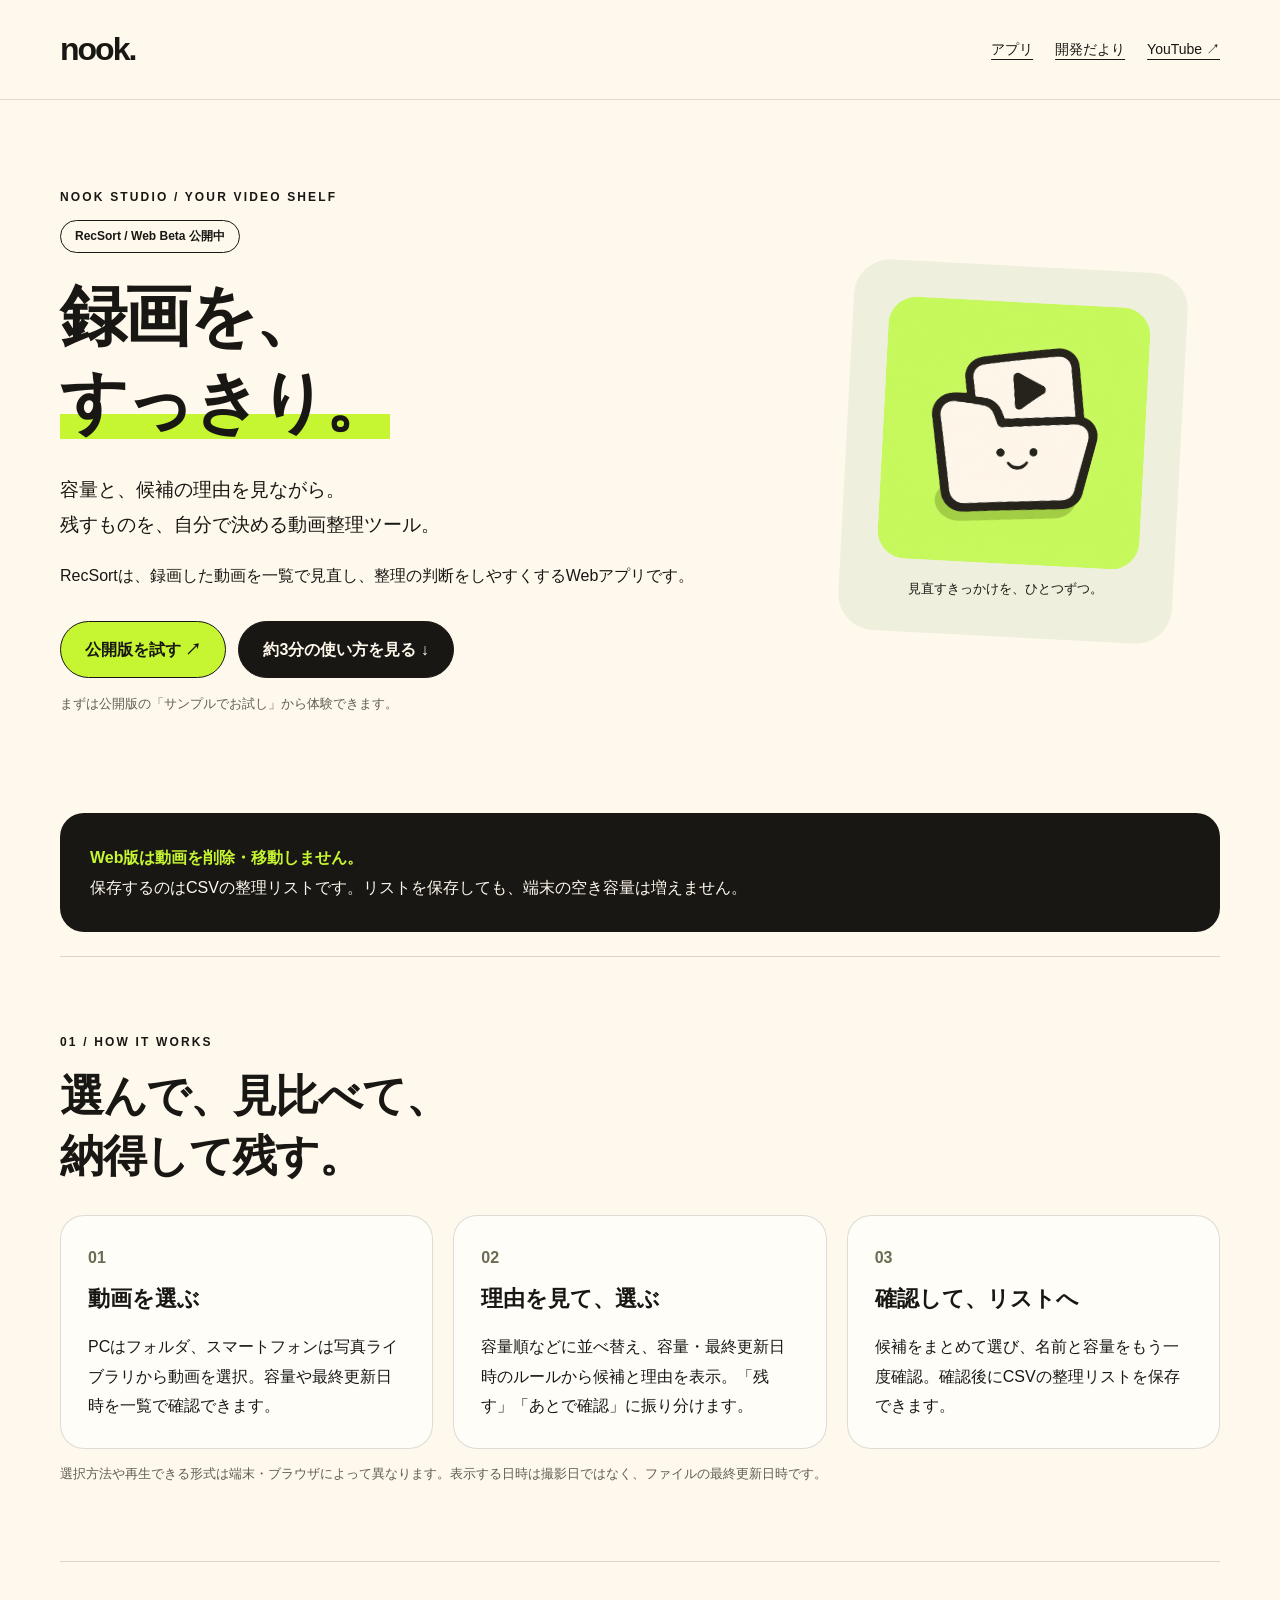
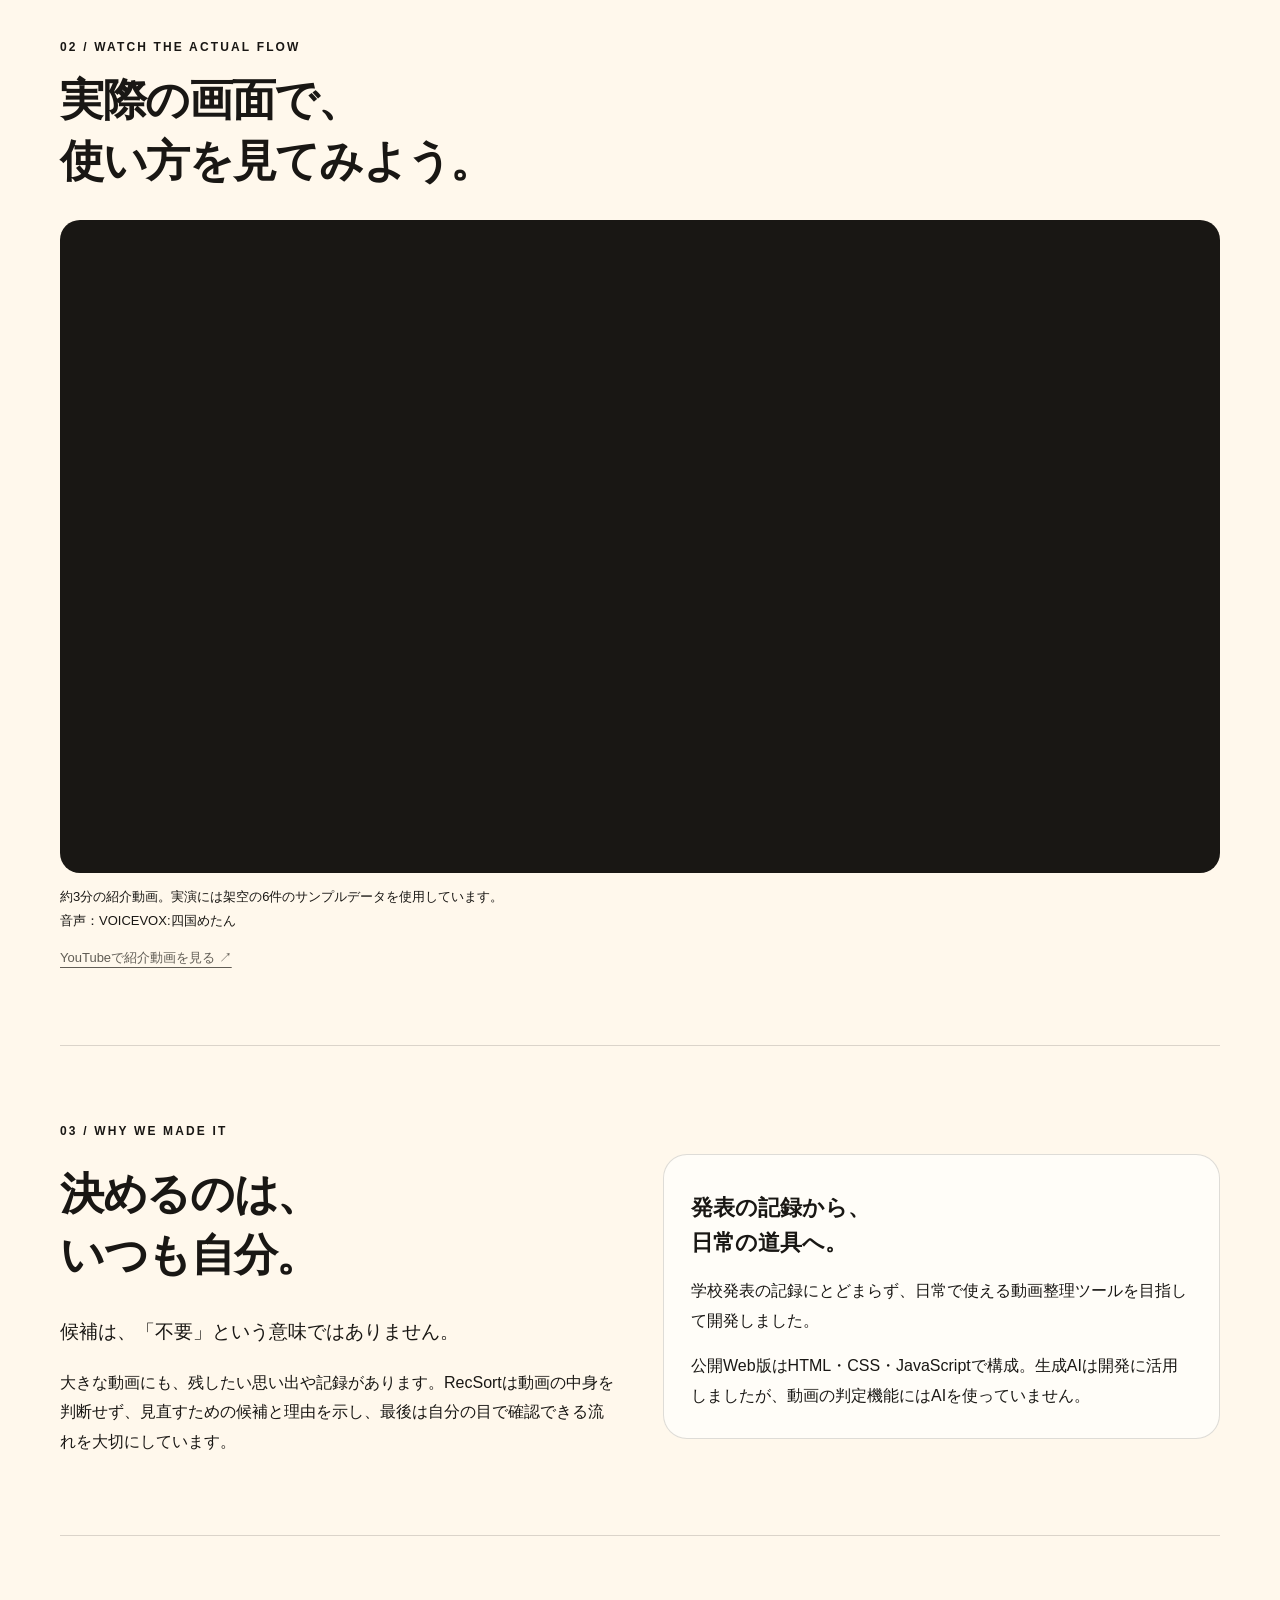
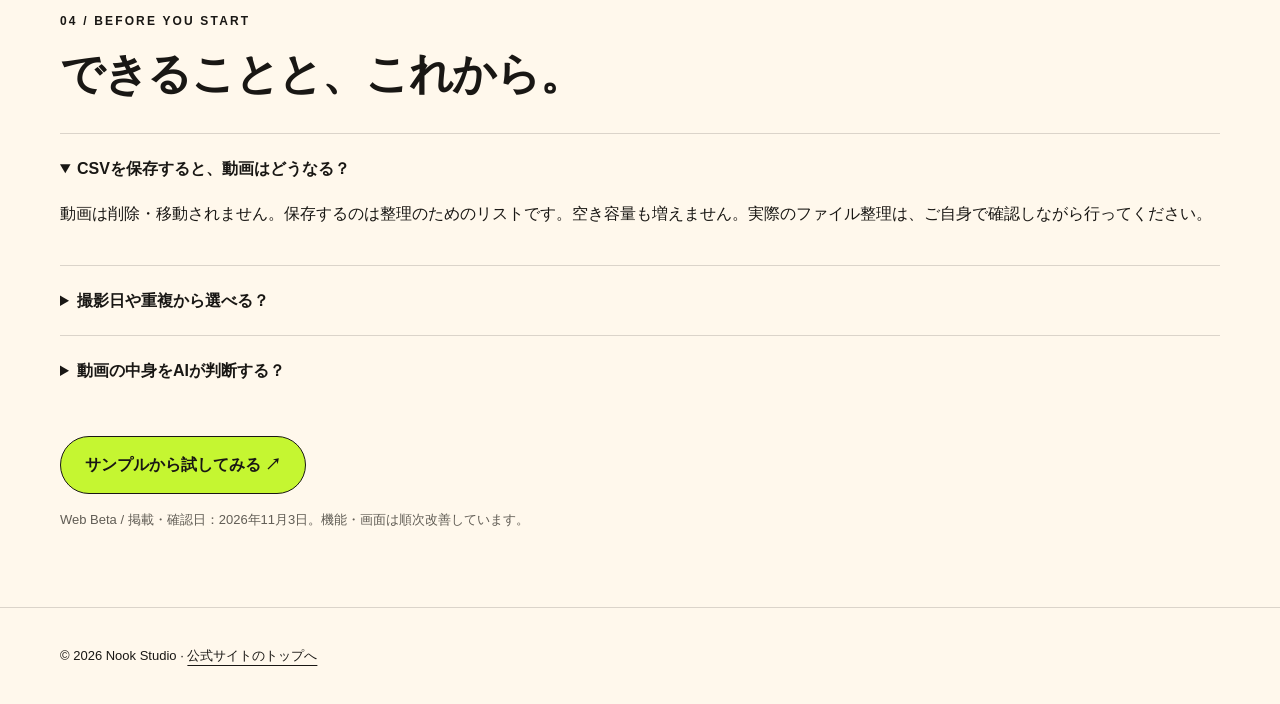
<file: recsort.html>
<!doctype html><html lang="ja"><meta charset="UTF-8"><meta name="viewport" content="width=device-width,initial-scale=1"><meta name="description" content="RecSortは、容量や最終更新日時から候補と理由を示し、残す動画を自分で決めるWebアプリ。使い方と開発の考え方をご紹介します。Web版は動画を削除せず、CSVの整理リストを保存します。"><meta name="theme-color" content="#FFF8EC"><link rel="canonical" href="https://nookstudiojp.github.io/recsort.html"><meta property="og:title" content="RecSort — 録画を、すっきり。 | Nook Studio"><meta property="og:description" content="容量と、候補の理由を見ながら。残すものを、自分で決める動画整理ツール。"><meta property="og:type" content="website"><meta property="og:url" content="https://nookstudiojp.github.io/recsort.html"><meta property="og:image" content="https://nookstudiojp.github.io/recsort-poster.png"><title>RecSort — 録画を、すっきり。 | Nook Studio</title><link rel="stylesheet" href="recsort.css"><header><a class="logo" href="/" aria-label="Nook Studio home">nook.</a><nav><a href="/#apps">アプリ</a><a href="/#updates">開発だより</a><a href="https://www.youtube.com/@NookStudiojp" target="_blank" rel="noopener">YouTube ↗</a></nav></header><main class="wrap"><section class="hero"><div><p class="eyebrow">Nook Studio / Your video shelf</p><span class="tag">RecSort / Web Beta 公開中</span><h1>録画を、<br><em>すっきり。</em></h1><p class="lead">容量と、候補の理由を見ながら。<br>残すものを、自分で決める動画整理ツール。</p><p>RecSortは、録画した動画を一覧で見直し、整理の判断をしやすくするWebアプリです。</p><div class="actions"><a class="btn lime" href="https://recsort-studio.alikemerit.chatgpt.site/" target="_blank" rel="noopener">公開版を試す ↗</a><a class="btn" href="#movie">約3分の使い方を見る ↓</a></div><p class="muted">まずは公開版の「サンプルでお試し」から体験できます。</p></div><figure class="hero-art"><img src="recsort-icon.png" alt="RecSortのフォルダと動画をかたどったアイコン"><p>見直すきっかけを、ひとつずつ。</p></figure></section>
<div class="wide-note"><strong>Web版は動画を削除・移動しません。</strong><br>保存するのはCSVの整理リストです。リストを保存しても、端末の空き容量は増えません。</div>
<section class="section"><p class="eyebrow">01 / How it works</p><h2>選んで、見比べて、<br>納得して残す。</h2><div class="grid"><article class="card"><span class="num">01</span><h3>動画を選ぶ</h3><p>PCはフォルダ、スマートフォンは写真ライブラリから動画を選択。容量や最終更新日時を一覧で確認できます。</p></article><article class="card"><span class="num">02</span><h3>理由を見て、選ぶ</h3><p>容量順などに並べ替え、容量・最終更新日時のルールから候補と理由を表示。「残す」「あとで確認」に振り分けます。</p></article><article class="card"><span class="num">03</span><h3>確認して、リストへ</h3><p>候補をまとめて選び、名前と容量をもう一度確認。確認後にCSVの整理リストを保存できます。</p></article></div><p class="muted">選択方法や再生できる形式は端末・ブラウザによって異なります。表示する日時は撮影日ではなく、ファイルの最終更新日時です。</p></section>
<section class="section" id="movie"><p class="eyebrow">02 / Watch the actual flow</p><h2>実際の画面で、<br>使い方を見てみよう。</h2><figure class="media"><div class="youtube-frame"><iframe src="https://www.youtube.com/embed/_N7njecweJQ" title="RecSortの使い方と設計思想（サンプル実演）" loading="lazy" allow="accelerometer; autoplay; clipboard-write; encrypted-media; gyroscope; picture-in-picture; web-share" referrerpolicy="strict-origin-when-cross-origin" allowfullscreen></iframe></div><figcaption>約3分の紹介動画。実演には架空の6件のサンプルデータを使用しています。<br>音声：VOICEVOX:四国めたん</figcaption></figure><p class="muted"><a href="https://youtu.be/_N7njecweJQ" target="_blank" rel="noopener">YouTubeで紹介動画を見る ↗</a></p></section>
<section class="section"><p class="eyebrow">03 / Why we made it</p><div class="two"><div><h2>決めるのは、<br>いつも自分。</h2><p class="lead">候補は、「不要」という意味ではありません。</p><p>大きな動画にも、残したい思い出や記録があります。RecSortは動画の中身を判断せず、見直すための候補と理由を示し、最後は自分の目で確認できる流れを大切にしています。</p></div><div class="card"><h3>発表の記録から、<br>日常の道具へ。</h3><p>学校発表の記録にとどまらず、日常で使える動画整理ツールを目指して開発しました。</p><p>公開Web版はHTML・CSS・JavaScriptで構成。生成AIは開発に活用しましたが、動画の判定機能にはAIを使っていません。</p></div></div></section>
<section class="section"><p class="eyebrow">04 / Before you start</p><h2>できることと、これから。</h2><details open><summary>CSVを保存すると、動画はどうなる？</summary><p>動画は削除・移動されません。保存するのは整理のためのリストです。空き容量も増えません。実際のファイル整理は、ご自身で確認しながら行ってください。</p></details><details><summary>撮影日や重複から選べる？</summary><p>撮影日の読み取り・重複動画の検出は、今後の構想です。現在は未実装です。</p></details><details><summary>動画の中身をAIが判断する？</summary><p>判定にAIは使っていません。容量・ファイルの最終更新日時などのルールで候補と理由を示します。</p></details><div class="actions"><a class="btn lime" target="_blank" rel="noopener" href="https://recsort-studio.alikemerit.chatgpt.site/">サンプルから試してみる ↗</a></div><p class="muted">Web Beta / 掲載・確認日：2026年11月3日。機能・画面は順次改善しています。</p></section></main><footer><div class="wrap">© 2026 Nook Studio · <a href="/">公式サイトのトップへ</a></div></footer></html>
</file>
<file: recsort.css>
*{box-sizing:border-box}html{scroll-behavior:smooth}body{margin:0;background:#FFF8EC;color:#191714;font-family:"Hiragino Maru Gothic ProN","Hiragino Sans","Yu Gothic",sans-serif;line-height:1.85}a{color:inherit;text-underline-offset:5px}img{max-width:100%;display:block}header{border-bottom:1px solid #19171422;display:flex;justify-content:space-between;align-items:center;padding:20px max(24px,calc((100vw - 1160px)/2));gap:22px}.logo{font-size:32px;font-weight:900;letter-spacing:-2px;text-decoration:none}nav{display:flex;gap:22px;font-size:14px;flex-wrap:wrap}.wrap{width:min(1160px,calc(100% - 48px));margin:auto}.notice{background:#C5F631;padding:8px 24px;text-align:center;font-size:13px;font-weight:700}.eyebrow{font-size:12px;letter-spacing:.18em;font-weight:800;text-transform:uppercase}.hero{display:grid;grid-template-columns:1.25fr .75fr;gap:56px;align-items:center;padding:74px 0 60px}h1{font-size:clamp(46px,5.2vw,76px);letter-spacing:-.04em;line-height:1.3;margin:20px 0 26px}h1 em{font-style:normal;background:linear-gradient(transparent 66%,#C5F631 0)}.lead{font-size:19px;max-width:660px}.muted{font-size:13px;color:#615d55}.tag{display:inline-flex;border:1px solid #191714;padding:4px 14px;border-radius:99px;font-size:12px;font-weight:800}.actions{display:flex;gap:12px;flex-wrap:wrap;margin:30px 0 14px}.btn{background:#191714;color:#FFF8EC;border:1px solid #191714;border-radius:99px;display:inline-block;padding:13px 24px;text-decoration:none;font-weight:800}.btn.lime{background:#C5F631;color:#191714}.hero-art{background:#eeefdc;border-radius:36px;padding:36px;transform:rotate(3deg)}.hero-art img{border-radius:28px}.hero-art p{font-size:13px;text-align:center;transform:rotate(-3deg);margin-bottom:0}.section{padding:62px 0;border-top:1px solid #19171428}h2{font-size:clamp(28px,3.4vw,44px);line-height:1.4;margin:10px 0 28px;letter-spacing:-.03em}h3{font-size:22px;line-height:1.6;margin:8px 0 14px}.grid{display:grid;grid-template-columns:repeat(3,1fr);gap:20px}.card{background:#fffdf8;border:1px solid #19171424;border-radius:24px;padding:27px}.card .num{font-weight:900;color:#6c6b52}.card p{margin-bottom:0}.wide-note{background:#191714;color:#FFF8EC;padding:30px;border-radius:24px;margin:24px 0}.wide-note strong{color:#C5F631}.two{display:grid;grid-template-columns:1fr 1fr;gap:46px;align-items:start}video{width:100%;background:#191714;border-radius:20px;display:block}.media{margin:0}.media figcaption{font-size:13px;margin-top:12px}.list{padding-left:1.3em}.list li{margin:10px 0}details{border-top:1px solid #19171428;padding:20px 0}summary{font-weight:800;cursor:pointer}footer{padding:36px 0;border-top:1px solid #19171428;font-size:13px}.codecopy{white-space:pre-wrap;background:#fffdf8;border:1px solid #19171425;padding:24px;border-radius:18px;font:inherit;font-size:15px;line-height:1.85;overflow-wrap:anywhere}.review-card{border-radius:25px;background:#fffdf8;border:1px solid #19171425;padding:28px;margin:22px 0}.review-card img{border-radius:12px}.review-card h3{font-size:25px}table{border-collapse:collapse;width:100%;font-size:14px}td,th{padding:12px;border-bottom:1px solid #19171420;text-align:left;vertical-align:top}.scroll{overflow:auto}.shot{border:1px solid #19171422;border-radius:20px}.inline-credit{padding:12px;background:#eeefdc;border-radius:12px;font-size:13px}a:focus-visible,button:focus-visible,summary:focus-visible{outline:3px solid #6c4bff;outline-offset:4px}@media(max-width:700px){header{padding:16px 24px;align-items:start}.logo{font-size:28px}nav{gap:8px 15px;font-size:12px;max-width:235px;justify-content:flex-end}.hero{grid-template-columns:1fr;gap:35px;padding:42px 0}.hero-art{max-width:300px;margin:auto;padding:22px}.lead{font-size:17px}.grid,.two{grid-template-columns:1fr;gap:18px}.section{padding:42px 0}.card{padding:23px}.wrap{width:calc(100% - 40px)}.wide-note{padding:24px}.btn{padding:12px 20px}.notice{font-size:11px;padding:8px 16px}h1{font-size:46px}.review-card{padding:22px}table{min-width:600px}}.youtube-frame{position:relative;aspect-ratio:16/9;border-radius:20px;overflow:hidden;background:#191714}.youtube-frame iframe{position:absolute;inset:0;width:100%;height:100%;border:0}
</file>
